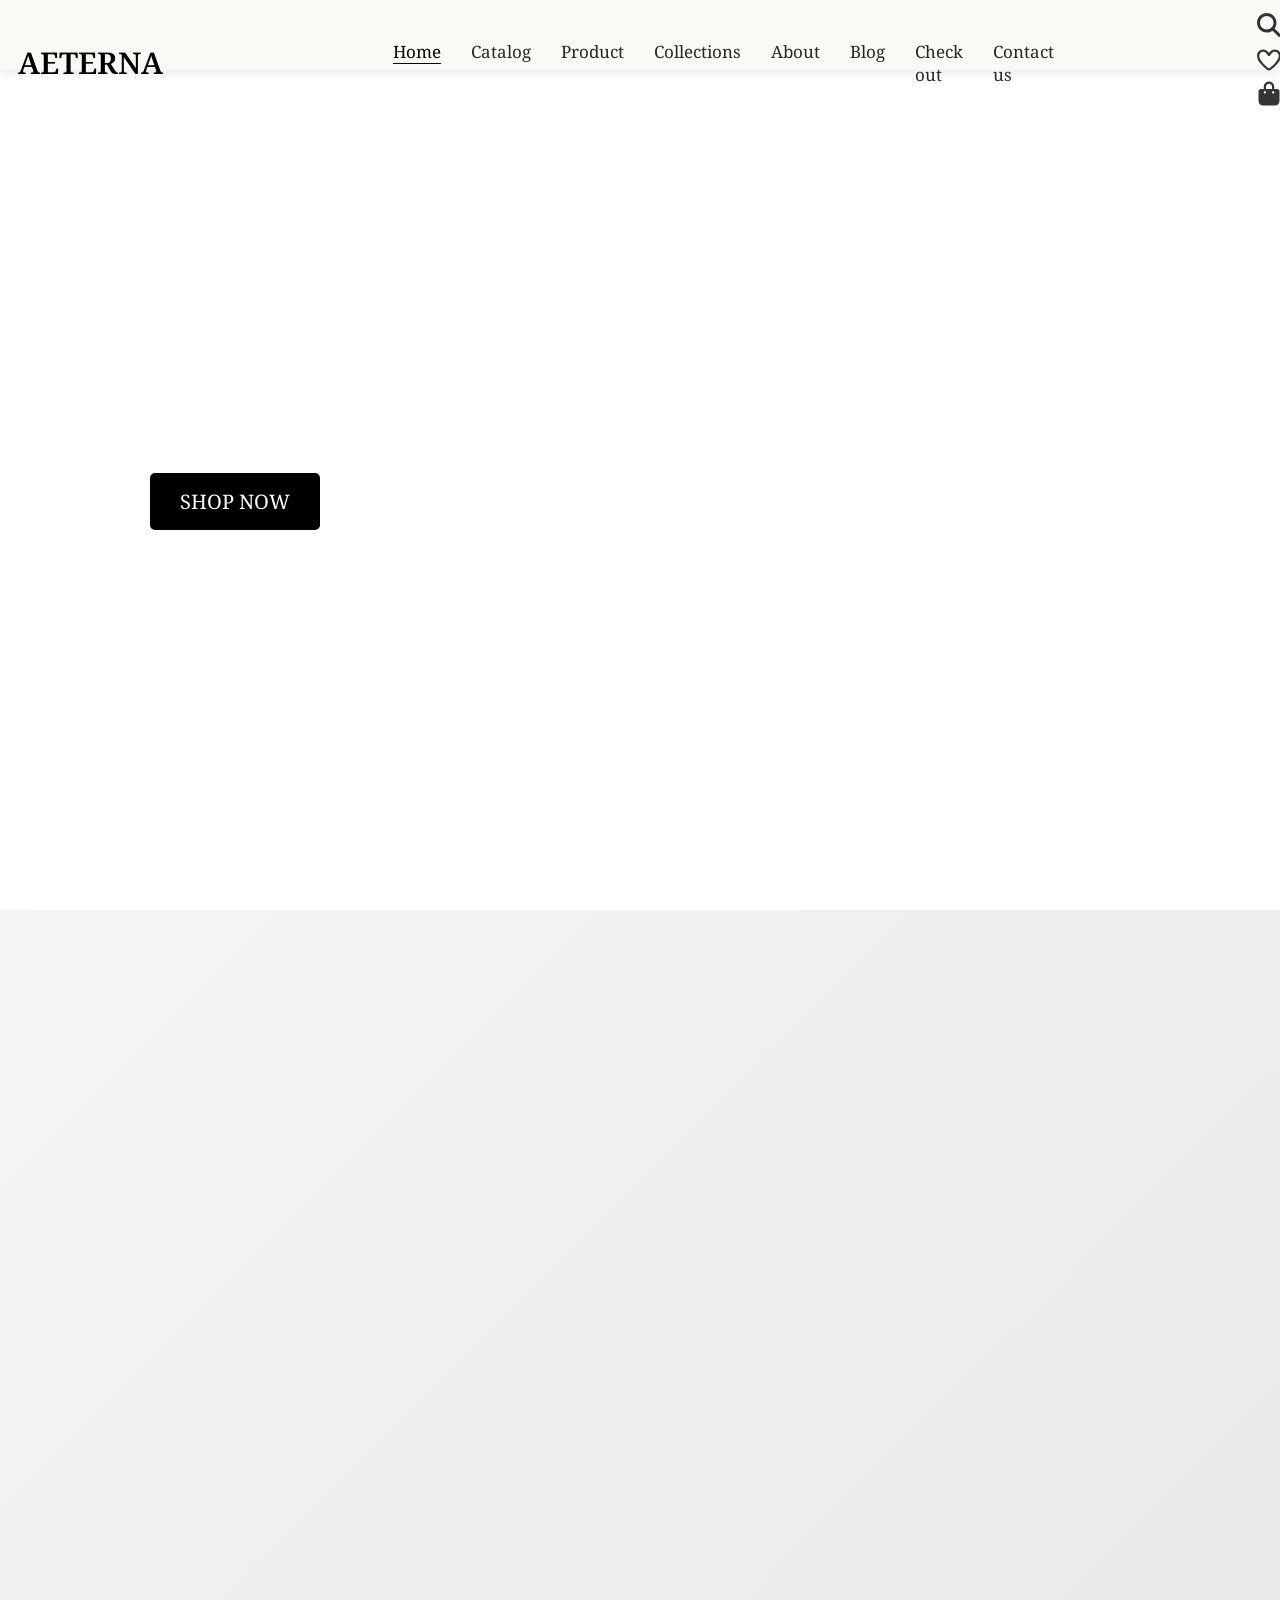
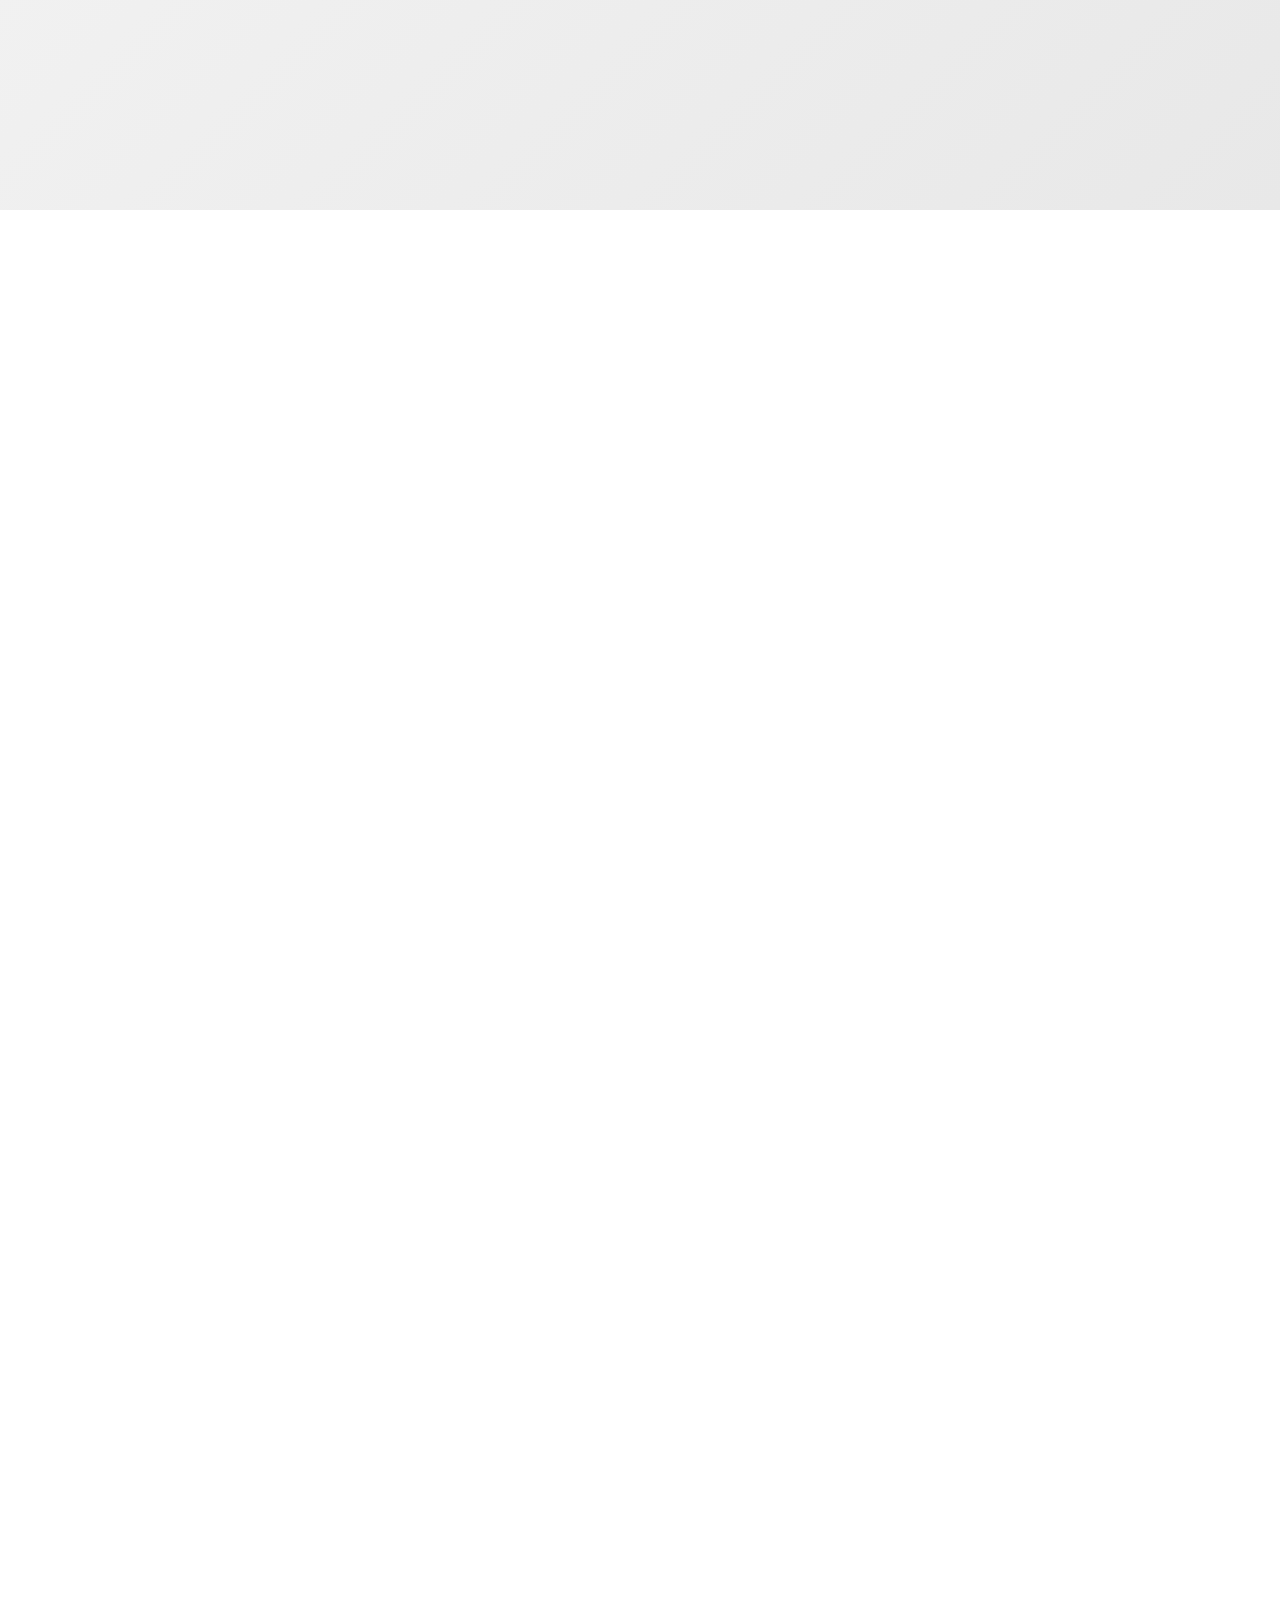
<file: index.html>
<!doctype html>
<html lang="en">
  <head>
    <meta charset="UTF-8" />
    <meta name="viewport" content="width=device-width, initial-scale=1.0" />
    <title>Document</title>
    <link rel="stylesheet" href="./style.css" />
    <link href="https://unpkg.com/aos@2.3.1/dist/aos.css" rel="stylesheet">
  </head>
  <body>
    <header>
      <section class="conteiner1" data-aos="zoom-in">
        <div class="asist1">
          <div class="flex1">
            <div>
              <p class="text1">AETERNA</p>
            </div>

            <div>
              <ul>
                <li><a class="a1" href="./index.html">Home</a></li>
                <li><a href="./index2.html">Catalog</a></li>
                <li><a href="./index3.html">Product</a></li>
                <li><a href="./index4.html">Collections</a></li>
                <li><a href="./index5.html">About</a></li>
                <li><a href="./index6.html">Blog</a></li>
                <li><a href="./index7.html">Check out</a></li>
                <li><a href="./index8.html">Contact us</a></li>
              </ul>
            </div>

            <div>
              <svg
                class="icon1"
                xmlns="http://www.w3.org/2000/svg"
                viewBox="0 0 640 640"
              >
                <!--!Font Awesome Free v7.2.0 by @fontawesome - https://fontawesome.com License - https://fontawesome.com/license/free Copyright 2026 Fonticons, Inc.-->
                <path
                  fill="rgb(52, 52, 52)"
                  d="M480 272C480 317.9 465.1 360.3 440 394.7L566.6 521.4C579.1 533.9 579.1 554.2 566.6 566.7C554.1 579.2 533.8 579.2 521.3 566.7L394.7 440C360.3 465.1 317.9 480 272 480C157.1 480 64 386.9 64 272C64 157.1 157.1 64 272 64C386.9 64 480 157.1 480 272zM272 416C351.5 416 416 351.5 416 272C416 192.5 351.5 128 272 128C192.5 128 128 192.5 128 272C128 351.5 192.5 416 272 416z"
                />
              </svg>
              <svg
                class="icon1"
                xmlns="http://www.w3.org/2000/svg"
                viewBox="0 0 640 640"
              >
                <!--!Font Awesome Free v7.2.0 by @fontawesome - https://fontawesome.com License - https://fontawesome.com/license/free Copyright 2026 Fonticons, Inc.-->
                <path
                  fill="rgb(52, 52, 52)"
                  d="M442.9 144C415.6 144 389.9 157.1 373.9 179.2L339.5 226.8C335 233 327.8 236.7 320.1 236.7C312.4 236.7 305.2 233 300.7 226.8L266.3 179.2C250.3 157.1 224.6 144 197.3 144C150.3 144 112.2 182.1 112.2 229.1C112.2 279 144.2 327.5 180.3 371.4C221.4 421.4 271.7 465.4 306.2 491.7C309.4 494.1 314.1 495.9 320.2 495.9C326.3 495.9 331 494.1 334.2 491.7C368.7 465.4 419 421.3 460.1 371.4C496.3 327.5 528.2 279 528.2 229.1C528.2 182.1 490.1 144 443.1 144zM335 151.1C360 116.5 400.2 96 442.9 96C516.4 96 576 155.6 576 229.1C576 297.7 533.1 358 496.9 401.9C452.8 455.5 399.6 502 363.1 529.8C350.8 539.2 335.6 543.9 320 543.9C304.4 543.9 289.2 539.2 276.9 529.8C240.4 502 187.2 455.5 143.1 402C106.9 358.1 64 297.7 64 229.1C64 155.6 123.6 96 197.1 96C239.8 96 280 116.5 305 151.1L320 171.8L335 151.1z"
                />
              </svg>
              <svg
                class="icon1"
                xmlns="http://www.w3.org/2000/svg"
                viewBox="0 0 640 640"
              >
                <!--!Font Awesome Free v7.2.0 by @fontawesome - https://fontawesome.com License - https://fontawesome.com/license/free Copyright 2026 Fonticons, Inc.-->
                <path
                  fill="rgb(52, 52, 52)"
                  d="M256 144C256 108.7 284.7 80 320 80C355.3 80 384 108.7 384 144L384 192L256 192L256 144zM208 192L144 192C117.5 192 96 213.5 96 240L96 448C96 501 139 544 192 544L448 544C501 544 544 501 544 448L544 240C544 213.5 522.5 192 496 192L432 192L432 144C432 82.1 381.9 32 320 32C258.1 32 208 82.1 208 144L208 192zM232 240C245.3 240 256 250.7 256 264C256 277.3 245.3 288 232 288C218.7 288 208 277.3 208 264C208 250.7 218.7 240 232 240zM384 264C384 250.7 394.7 240 408 240C421.3 240 432 250.7 432 264C432 277.3 421.3 288 408 288C394.7 288 384 277.3 384 264z"
                />
              </svg>
            </div>
          </div>
        </div>
      </section>
    </header>

    <main>
      <section class="conteiner2" data-aos="zoom-in-up">
        <div class="asist2">
          <p class="text2" data-aos="fade-up">Spring / Summer 2024</p>
          <p class="text3" data-aos="fade-up" data-aos-delay="200">New Arrivals</p>
          <button class="btn1" data-aos="fade-up" data-aos-delay="400">SHOP NOW</button>
        </div>
      </section>

      <section class="conteiner3">
        <div class="asist3">
          <p class="text4" data-aos="fade-right">Seasonal Collections</p>

          <div class="flex2">
            <div data-aos="zoom-in">
              <img src="./Container (9).png" alt="" />
            </div>
            <div data-aos="fade-left">
              <img class="img1" src="./Margin.png" alt="" />
              <p class="text5">
                Discover a curated selection of <br />
                pieces designed for effortless <br />
                transitions between seasons.
              </p>
            </div>
          </div>
        </div>
      </section>

      <section class="conteiner4" data-aos="zoom-in">
        <div class="asist4">
          <p class="text6" data-aos="fade-down">Curated Picks</p>
          <p class="text4" data-aos="fade-down" data-aos-delay="100">
            Trending Now <a class="a2" href="">View all items</a>
          </p>
          <div class="flex3">
            <div data-aos="flip-left" data-aos-delay="200">
              <img
                style="margin-top: 60px"
                src="./Background (14).png"
                class="animat"
                alt=""
              />
              <p class="text7">Structured Silk Blouse</p>
              <p class="text8">$420</p>
            </div>

            <div data-aos="flip-left" data-aos-delay="300">
              <img
                class="animat"
                style="margin-top: 60px"
                src="./Background (15).png"
                alt=""
              />
              <p class="text7">Tailored Wool Trousers</p>
              <p class="text8">$920</p>
            </div>

            <div data-aos="flip-left" data-aos-delay="400">
              <img
                class="animat"
                style="margin-top: 60px"
                src="./Background (16).png"
                alt=""
              />
              <p class="text7">Obsidian Leather Belt</p>
              <p class="text8">$120</p>
            </div>

            <div data-aos="flip-left" data-aos-delay="500">
              <img
                class="animat"
                style="margin-top: 60px"
                src="./Background (17).png"
                alt=""
              />
              <p class="text7">Structured Silk Blouse</p>
              <p class="text8">$289</p>
            </div>
          </div>
        </div>
      </section>

      <section class="conteiner5" data-aos="zoom-in">
        <div class="asist5">
          <div class="flex4">
            <div data-aos="slide-right">
              <p class="text6" style="margin-top: 50px">Our Philosophy</p>
              <p class="text4">
                Quiet luxury, crafted for the <br />
                discerning.
              </p>
              <p class="text9">
                AETERNA is built on the foundation of intentional restraint. We
                <br />
                believe that true quality speaks for itself, requiring no overt
                <br />
                branding. Each garment is a study in materiality—sourced from
                <br />
                the world's finest mills and constructed by master artisans who
                <br />
                share our obsession with detail.
              </p>

              <img style="margin-top: 40px" src="./Link.png" alt="" />
            </div>

            <div data-aos="slide-left">
              <img src="./Container (10).png" alt="" />
            </div>
          </div>
        </div>
      </section>
    </main>

    <footer>
      <section class="conteiner6" data-aos="zoom-in">
        <div class="asist6">
          <div class="flex5">
            <div data-aos="fade-up">
              <p class="text10">AETERNA</p>
              <p class="text11">
                Redefining the essence of <br />
                contemporary luxury through <br />
                architectural silhouettes and noble <br />
                materials.
              </p>
            </div>

            <div data-aos="fade-up" data-aos-delay="200">
              <p class="text12">COLLECTION</p>
              <p class="text13">
                Seasonal <br />
                Sustainability <br />
                Philosophy
              </p>
            </div>

            <div data-aos="fade-up" data-aos-delay="300">
              <p class="text12">ASSISTANCE</p>
              <p class="text13">
                Seasonal <br />
                Sustainability <br />
                Philosophy
              </p>
            </div>

            <div data-aos="fade-up" data-aos-delay="400">
              <p class="text12">LEGAL</p>
              <p class="text13">
                Seasonal <br />
                Sustainability <br />
                Philosophy
              </p>
            </div>
          </div>
        </div>
      </section>
    </footer>

    <script src="https://unpkg.com/aos@2.3.1/dist/aos.js"></script>
    <script>
  AOS.init({ disable: 'mobile' });
</script>

  </body>
</html>
</file>
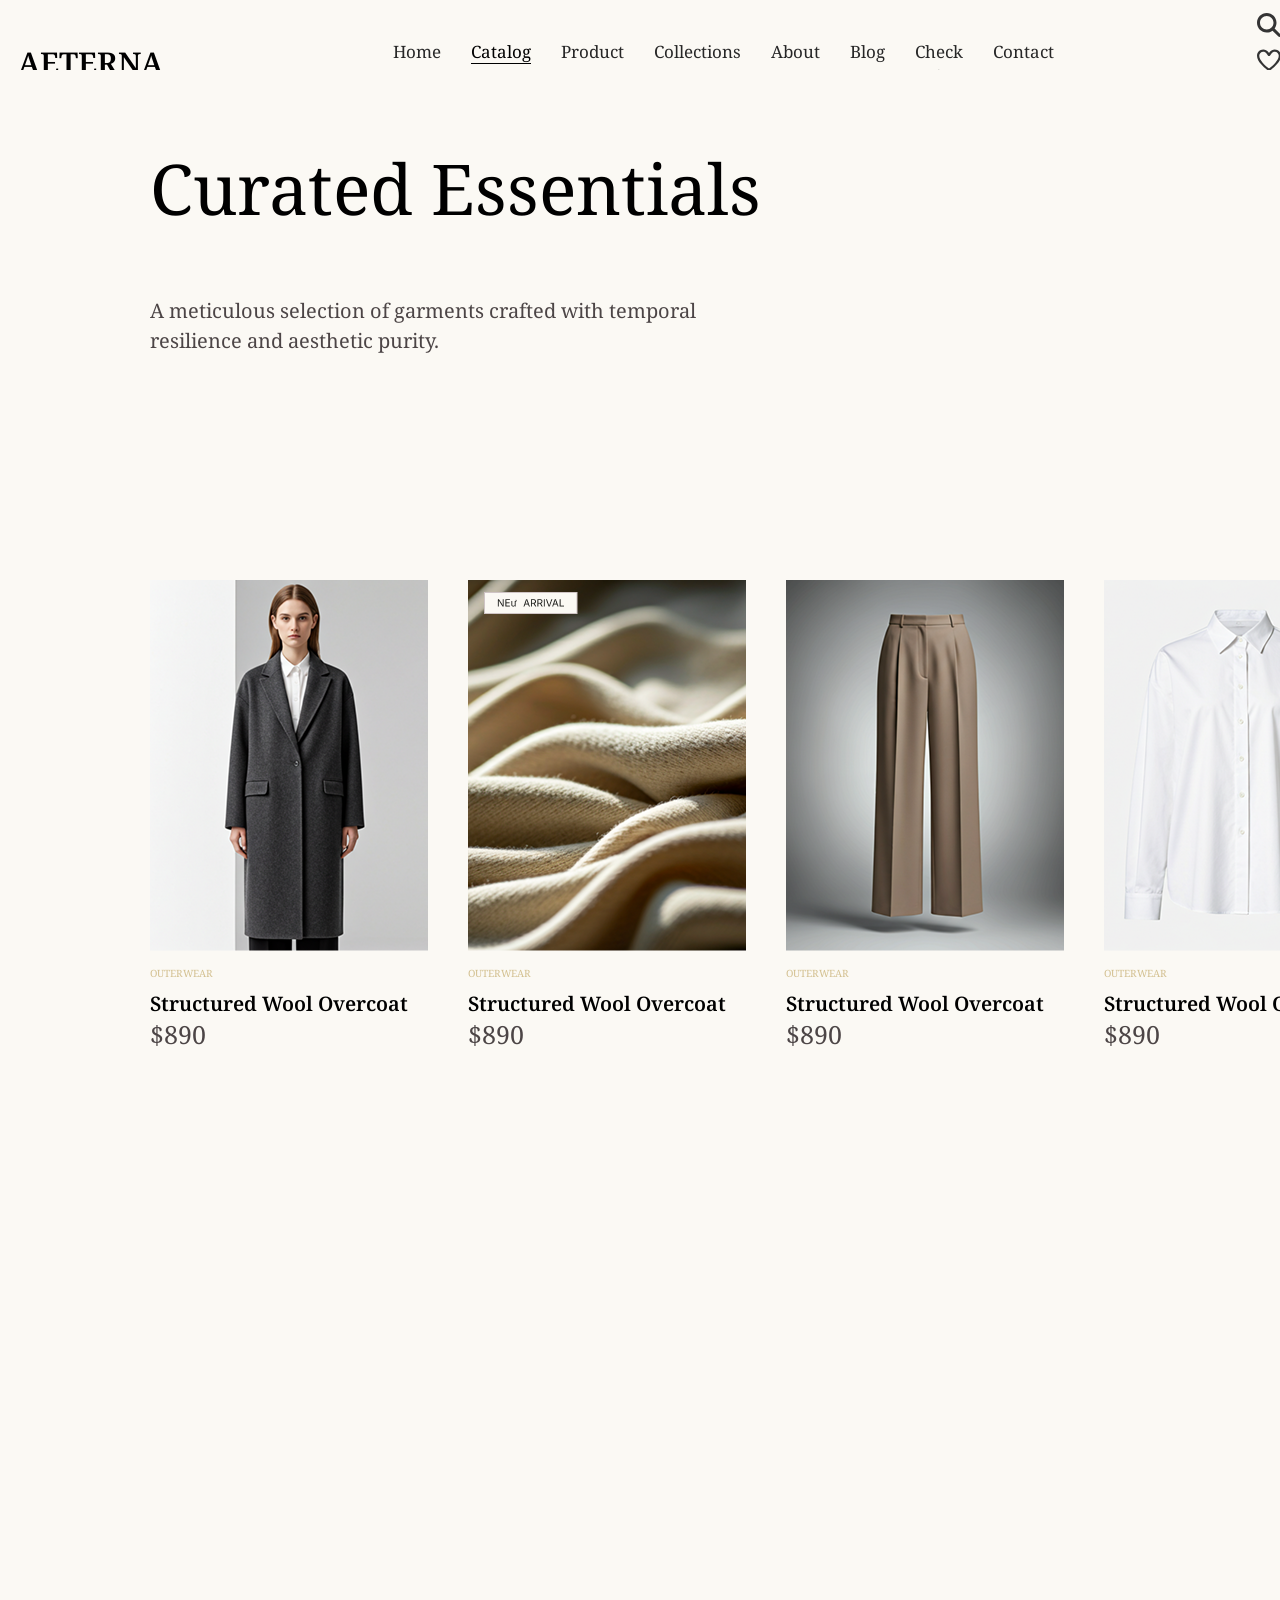
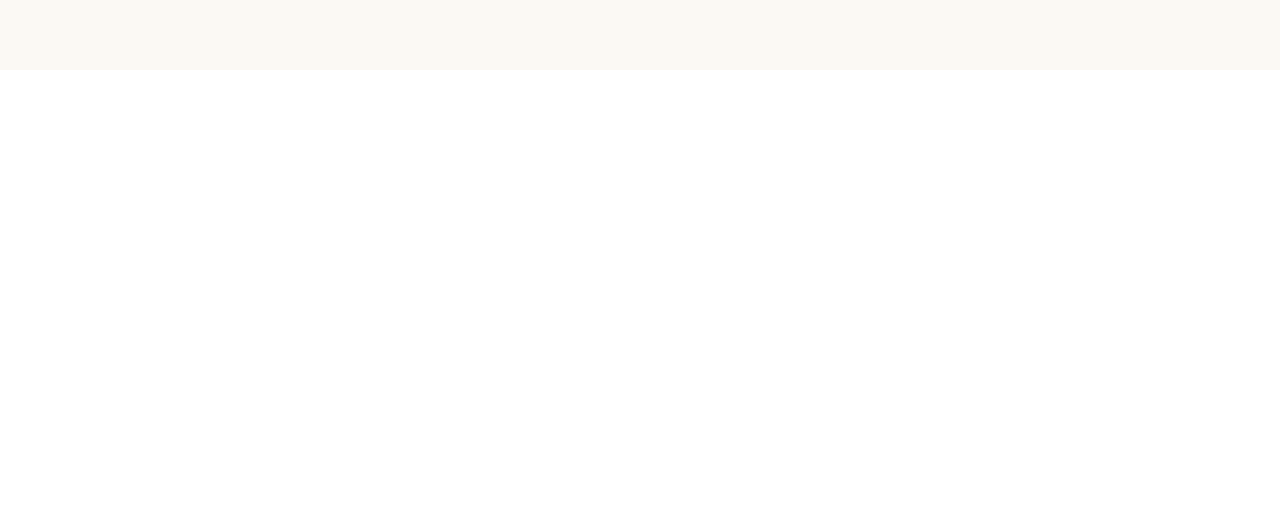
<file: index2.html>
<!doctype html>
<html lang="en">
  <head>
    <meta charset="UTF-8" />
    <meta name="viewport" content="width=device-width, initial-scale=1.0" />
    <title>Document</title>
    <link rel="stylesheet" href="./style2.css" />
    <link href="https://unpkg.com/aos@2.3.1/dist/aos.css" rel="stylesheet">
  </head>
  <body>
    <header>
      <section class="conteiner1" data-aos="flip-up">
        <div class="asist1">
          <div class="flex1">
            <div>
              <p class="text1">AETERNA</p>
            </div>

            <div>
              <ul>
                <li><a href="./index.html">Home</a></li>
                <li><a class="a1" href="./index2.html">Catalog</a></li>
                <li><a href="./index3.html">Product</a></li>
                <li><a href="./index4.html">Collections</a></li>
                <li><a href="./index5.html">About</a></li>
                <li><a href="./index6.html">Blog</a></li>
                <li><a href="./index7.html">Check out</a></li>
                <li><a href="./index8.html">Contact us</a></li>
              </ul>
            </div>

            <div>
              <svg
                class="icon1"
                xmlns="http://www.w3.org/2000/svg"
                viewBox="0 0 640 640"
              >
                <!--!Font Awesome Free v7.2.0 by @fontawesome - https://fontawesome.com License - https://fontawesome.com/license/free Copyright 2026 Fonticons, Inc.-->
                <path
                  fill="rgb(52, 52, 52)"
                  d="M480 272C480 317.9 465.1 360.3 440 394.7L566.6 521.4C579.1 533.9 579.1 554.2 566.6 566.7C554.1 579.2 533.8 579.2 521.3 566.7L394.7 440C360.3 465.1 317.9 480 272 480C157.1 480 64 386.9 64 272C64 157.1 157.1 64 272 64C386.9 64 480 157.1 480 272zM272 416C351.5 416 416 351.5 416 272C416 192.5 351.5 128 272 128C192.5 128 128 192.5 128 272C128 351.5 192.5 416 272 416z"
                />
              </svg>
              <svg
                class="icon1"
                xmlns="http://www.w3.org/2000/svg"
                viewBox="0 0 640 640"
              >
                <!--!Font Awesome Free v7.2.0 by @fontawesome - https://fontawesome.com License - https://fontawesome.com/license/free Copyright 2026 Fonticons, Inc.-->
                <path
                  fill="rgb(52, 52, 52)"
                  d="M442.9 144C415.6 144 389.9 157.1 373.9 179.2L339.5 226.8C335 233 327.8 236.7 320.1 236.7C312.4 236.7 305.2 233 300.7 226.8L266.3 179.2C250.3 157.1 224.6 144 197.3 144C150.3 144 112.2 182.1 112.2 229.1C112.2 279 144.2 327.5 180.3 371.4C221.4 421.4 271.7 465.4 306.2 491.7C309.4 494.1 314.1 495.9 320.2 495.9C326.3 495.9 331 494.1 334.2 491.7C368.7 465.4 419 421.3 460.1 371.4C496.3 327.5 528.2 279 528.2 229.1C528.2 182.1 490.1 144 443.1 144zM335 151.1C360 116.5 400.2 96 442.9 96C516.4 96 576 155.6 576 229.1C576 297.7 533.1 358 496.9 401.9C452.8 455.5 399.6 502 363.1 529.8C350.8 539.2 335.6 543.9 320 543.9C304.4 543.9 289.2 539.2 276.9 529.8C240.4 502 187.2 455.5 143.1 402C106.9 358.1 64 297.7 64 229.1C64 155.6 123.6 96 197.1 96C239.8 96 280 116.5 305 151.1L320 171.8L335 151.1z"
                />
              </svg>
              <svg
                class="icon1"
                xmlns="http://www.w3.org/2000/svg"
                viewBox="0 0 640 640"
              >
                <!--!Font Awesome Free v7.2.0 by @fontawesome - https://fontawesome.com License - https://fontawesome.com/license/free Copyright 2026 Fonticons, Inc.-->
                <path
                  fill="rgb(52, 52, 52)"
                  d="M256 144C256 108.7 284.7 80 320 80C355.3 80 384 108.7 384 144L384 192L256 192L256 144zM208 192L144 192C117.5 192 96 213.5 96 240L96 448C96 501 139 544 192 544L448 544C501 544 544 501 544 448L544 240C544 213.5 522.5 192 496 192L432 192L432 144C432 82.1 381.9 32 320 32C258.1 32 208 82.1 208 144L208 192zM232 240C245.3 240 256 250.7 256 264C256 277.3 245.3 288 232 288C218.7 288 208 277.3 208 264C208 250.7 218.7 240 232 240zM384 264C384 250.7 394.7 240 408 240C421.3 240 432 250.7 432 264C432 277.3 421.3 288 408 288C394.7 288 384 277.3 384 264z"
                />
              </svg>
            </div>
          </div>
        </div>
      </section>
    </header>

    <main>
      <section class="conteiner2" data-aos="flip-up">
        <div class="asist2">
          <p class="text2" data-aos="fade-up">Curated Essentials</p>
          <p class="text3" data-aos="fade-up" data-aos-delay="200">
            A meticulous selection of garments crafted with temporal <br />
            resilience and aesthetic purity.
          </p>
        </div>
      </section>

      <section class="conteiner3" data-aos="flip-up">
        <div class="asist3">
          <div class="flex3">
            <div data-aos="flip-left" data-aos-delay="100">
              <img src="./Container (13).png" alt="" />
              <p class="text14">OUTERWEAR</p>
              <p class="text15">Structured Wool Overcoat</p>
              <p class="text16">$890</p>
            </div>

            <div data-aos="flip-left" data-aos-delay="200">
              <img src="./Container (14).png" alt="" />
              <p class="text14">OUTERWEAR</p>
              <p class="text15">Structured Wool Overcoat</p>
              <p class="text16">$890</p>
            </div>

            <div data-aos="flip-left" data-aos-delay="300">
              <img src="./Container (15).png" alt="" />
              <p class="text14">OUTERWEAR</p>
              <p class="text15">Structured Wool Overcoat</p>
              <p class="text16">$890</p>
            </div>

            <div data-aos="flip-left" data-aos-delay="400">
              <img src="./Container (16).png" alt="" />
              <p class="text14">OUTERWEAR</p>
              <p class="text15">Structured Wool Overcoat</p>
              <p class="text16">$890</p>
            </div>

            <div data-aos="flip-left" data-aos-delay="500">
              <img src="./Container (17).png" alt="" />
              <p class="text14">OUTERWEAR</p>
              <p class="text15">Structured Wool Overcoat</p>
              <p class="text16">$890</p>
            </div>

            <div data-aos="flip-left" data-aos-delay="600">
              <img src="./Container (13).png" alt="" />
              <p class="text14">OUTERWEAR</p>
              <p class="text15">Structured Wool Overcoat</p>
              <p class="text16">$890</p>
            </div>

            <div data-aos="flip-left" data-aos-delay="700">
              <img src="./Container (14).png" alt="" />
              <p class="text14">OUTERWEAR</p>
              <p class="text15">Structured Wool Overcoat</p>
              <p class="text16">$890</p>
            </div>

            <div data-aos="flip-left" data-aos-delay="800">
              <img src="./Container (15).png" alt="" />
              <p class="text14">OUTERWEAR</p>
              <p class="text15">Structured Wool Overcoat</p>
              <p class="text16">$890</p>
            </div>

            <div data-aos="flip-left" data-aos-delay="900">
              <img src="./Container (16).png" alt="" />
              <p class="text14">OUTERWEAR</p>
              <p class="text15">Structured Wool Overcoat</p>
              <p class="text16">$890</p>
            </div>

            <div data-aos="flip-left" data-aos-delay="1000">
              <img src="./Container (17).png" alt="" />
              <p class="text14">OUTERWEAR</p>
              <p class="text15">Structured Wool Overcoat</p>
              <p class="text16">$890</p>
            </div>
          </div>

          <div class="flex3">
            <div data-aos="flip-left" data-aos-delay="1100">
              <img src="./Container (13).png" alt="" />
              <p class="text14">OUTERWEAR</p>
              <p class="text15">Structured Wool Overcoat</p>
              <p class="text16">$890</p>
            </div>

            <div data-aos="flip-left" data-aos-delay="1200">
              <img src="./Container (14).png" alt="" />
              <p class="text14">OUTERWEAR</p>
              <p class="text15">Structured Wool Overcoat</p>
              <p class="text16">$890</p>
            </div>

            <div data-aos="flip-left" data-aos-delay="1300">
              <img src="./Container (15).png" alt="" />
              <p class="text14">OUTERWEAR</p>
              <p class="text15">Structured Wool Overcoat</p>
              <p class="text16">$890</p>
            </div>

            <div data-aos="flip-left" data-aos-delay="1400">
              <img src="./Container (16).png" alt="" />
              <p class="text14">OUTERWEAR</p>
              <p class="text15">Structured Wool Overcoat</p>
              <p class="text16">$890</p>
            </div>

            <div data-aos="flip-left" data-aos-delay="1500">
              <img src="./Container (17).png" alt="" />
              <p class="text14">OUTERWEAR</p>
              <p class="text15">Structured Wool Overcoat</p>
              <p class="text16">$890</p>
            </div>

            <div data-aos="flip-left" data-aos-delay="1600">
              <img src="./Container (13).png" alt="" />
              <p class="text14">OUTERWEAR</p>
              <p class="text15">Structured Wool Overcoat</p>
              <p class="text16">$890</p>
            </div>

            <div data-aos="flip-left" data-aos-delay="1700">
              <img src="./Container (14).png" alt="" />
              <p class="text14">OUTERWEAR</p>
              <p class="text15">Structured Wool Overcoat</p>
              <p class="text16">$890</p>
            </div>

            <div data-aos="flip-left" data-aos-delay="1800">
              <img src="./Container (15).png" alt="" />
              <p class="text14">OUTERWEAR</p>
              <p class="text15">Structured Wool Overcoat</p>
              <p class="text16">$890</p>
            </div>

            <div data-aos="flip-left" data-aos-delay="1900">
              <img src="./Container (16).png" alt="" />
              <p class="text14">OUTERWEAR</p>
              <p class="text15">Structured Wool Overcoat</p>
              <p class="text16">$890</p>
            </div>

            <div data-aos="flip-left" data-aos-delay="2000">
              <img src="./Container (17).png" alt="" />
              <p class="text14">OUTERWEAR</p>
              <p class="text15">Structured Wool Overcoat</p>
              <p class="text16">$890</p>
            </div>
          </div>
        </div>
      </section>
    </main>

    <footer>
      <section class="conteiner6" data-aos="flip-up">
        <div class="asist6">
          <div class="flex5">
            <div data-aos="fade-up">
              <p class="text10">AETERNA</p>
              <p class="text11">
                Redefining the essence of <br />
                contemporary luxury through <br />
                architectural silhouettes and noble <br />
                materials.
              </p>
            </div>

            <div data-aos="fade-up" data-aos-delay="200">
              <p class="text12">COLLECTION</p>
              <p class="text13">
                Seasonal <br />
                Sustainability <br />
                Philosophy
              </p>
            </div>

            <div data-aos="fade-up" data-aos-delay="300">
              <p class="text12">ASSISTANCE</p>
              <p class="text13">
                Seasonal <br />
                Sustainability <br />
                Philosophy
              </p>
            </div>

            <div data-aos="fade-up" data-aos-delay="400">
              <p class="text12">LEGAL</p>
              <p class="text13">
                Seasonal <br />
                Sustainability <br />
                Philosophy
              </p>
            </div>
          </div>
        </div>
      </section>
    </footer>
     <script src="https://unpkg.com/aos@2.3.1/dist/aos.js"></script>
    <script>
  AOS.init({ disable: 'mobile' });
</script>
  </body>
</html>
</file>
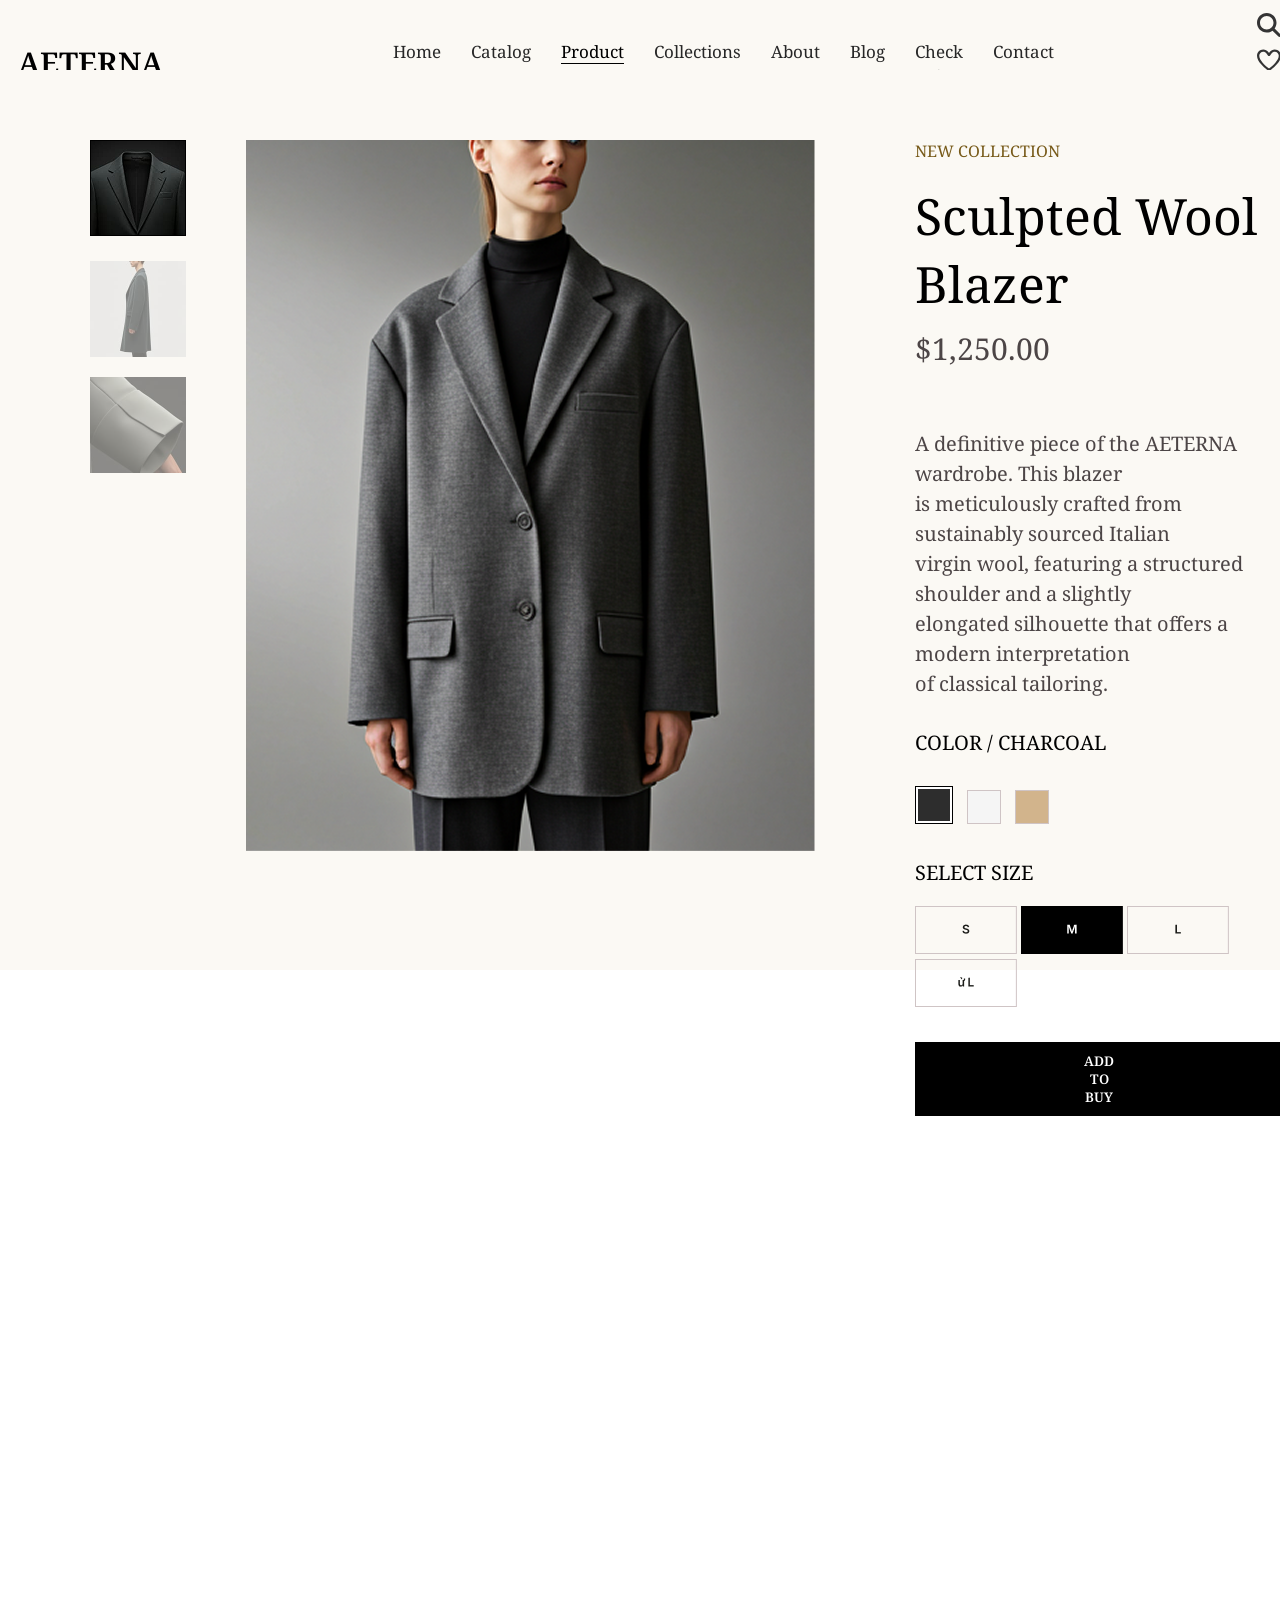
<file: index3.html>
<!doctype html>
<html lang="en">
  <head>
    <meta charset="UTF-8" />
    <meta name="viewport" content="width=device-width, initial-scale=1.0" />
    <title>Document</title>
    <link href="https://unpkg.com/aos@2.3.1/dist/aos.css" rel="stylesheet">
    <link rel="stylesheet" href="./style3.css" />
  </head>
  <body>
    <header>
      <section class="conteiner1" data-aos="flip-left">
        <div class="asist1">
          <div class="flex1">
            <div>
              <p class="text1">AETERNA</p>
            </div>

            <div>
              <ul>
                <li><a href="./index.html">Home</a></li>
                <li><a href="./index2.html">Catalog</a></li>
                <li><a class="a1" href="./index3.html">Product</a></li>
                <li><a href="./index4.html">Collections</a></li>
                <li><a href="./index5.html">About</a></li>
                <li><a href="./index6.html">Blog</a></li>
                <li><a href="./index7.html">Check out</a></li>
                <li><a href="./index8.html">Contact us</a></li>
              </ul>
            </div>

            <div>
              <svg
                class="icon1"
                xmlns="http://www.w3.org/2000/svg"
                viewBox="0 0 640 640"
              >
                <!--!Font Awesome Free v7.2.0 by @fontawesome - https://fontawesome.com License - https://fontawesome.com/license/free Copyright 2026 Fonticons, Inc.-->
                <path
                  fill="rgb(52, 52, 52)"
                  d="M480 272C480 317.9 465.1 360.3 440 394.7L566.6 521.4C579.1 533.9 579.1 554.2 566.6 566.7C554.1 579.2 533.8 579.2 521.3 566.7L394.7 440C360.3 465.1 317.9 480 272 480C157.1 480 64 386.9 64 272C64 157.1 157.1 64 272 64C386.9 64 480 157.1 480 272zM272 416C351.5 416 416 351.5 416 272C416 192.5 351.5 128 272 128C192.5 128 128 192.5 128 272C128 351.5 192.5 416 272 416z"
                />
              </svg>
              <svg
                class="icon1"
                xmlns="http://www.w3.org/2000/svg"
                viewBox="0 0 640 640"
              >
                <!--!Font Awesome Free v7.2.0 by @fontawesome - https://fontawesome.com License - https://fontawesome.com/license/free Copyright 2026 Fonticons, Inc.-->
                <path
                  fill="rgb(52, 52, 52)"
                  d="M442.9 144C415.6 144 389.9 157.1 373.9 179.2L339.5 226.8C335 233 327.8 236.7 320.1 236.7C312.4 236.7 305.2 233 300.7 226.8L266.3 179.2C250.3 157.1 224.6 144 197.3 144C150.3 144 112.2 182.1 112.2 229.1C112.2 279 144.2 327.5 180.3 371.4C221.4 421.4 271.7 465.4 306.2 491.7C309.4 494.1 314.1 495.9 320.2 495.9C326.3 495.9 331 494.1 334.2 491.7C368.7 465.4 419 421.3 460.1 371.4C496.3 327.5 528.2 279 528.2 229.1C528.2 182.1 490.1 144 443.1 144zM335 151.1C360 116.5 400.2 96 442.9 96C516.4 96 576 155.6 576 229.1C576 297.7 533.1 358 496.9 401.9C452.8 455.5 399.6 502 363.1 529.8C350.8 539.2 335.6 543.9 320 543.9C304.4 543.9 289.2 539.2 276.9 529.8C240.4 502 187.2 455.5 143.1 402C106.9 358.1 64 297.7 64 229.1C64 155.6 123.6 96 197.1 96C239.8 96 280 116.5 305 151.1L320 171.8L335 151.1z"
                />
              </svg>
              <svg
                class="icon1"
                xmlns="http://www.w3.org/2000/svg"
                viewBox="0 0 640 640"
              >
                <!--!Font Awesome Free v7.2.0 by @fontawesome - https://fontawesome.com License - https://fontawesome.com/license/free Copyright 2026 Fonticons, Inc.-->
                <path
                  fill="rgb(52, 52, 52)"
                  d="M256 144C256 108.7 284.7 80 320 80C355.3 80 384 108.7 384 144L384 192L256 192L256 144zM208 192L144 192C117.5 192 96 213.5 96 240L96 448C96 501 139 544 192 544L448 544C501 544 544 501 544 448L544 240C544 213.5 522.5 192 496 192L432 192L432 144C432 82.1 381.9 32 320 32C258.1 32 208 82.1 208 144L208 192zM232 240C245.3 240 256 250.7 256 264C256 277.3 245.3 288 232 288C218.7 288 208 277.3 208 264C208 250.7 218.7 240 232 240zM384 264C384 250.7 394.7 240 408 240C421.3 240 432 250.7 432 264C432 277.3 421.3 288 408 288C394.7 288 384 277.3 384 264z"
                />
              </svg>
            </div>
          </div>
        </div>
      </section>
    </header>

    <main>
      <section class="conteiner2" data-aos="flip-left">
        <div class="asist2">
          <div class="flex2">
            <div class="flex3">
              <div>
                <img src="./Border.png" alt="" />
                <img
                  class="img1"
                  style="display: block"
                  src="./Container (18).png"
                  alt=""
                />
                <img class="img1" src="./Container (19).png" alt="" />
              </div>

              <div>
                <img src="./Background (18).png" alt="" />
              </div>
            </div>

            <div>
              <p class="text2">NEW COLLECTION</p>
              <p class="text3">Sculpted Wool Blazer</p>
              <p class="text4">$1,250.00</p>
              <p class="text5">
                A definitive piece of the AETERNA wardrobe. This blazer <br />
                is meticulously crafted from sustainably sourced Italian <br />
                virgin wool, featuring a structured shoulder and a slightly
                <br />
                elongated silhouette that offers a modern interpretation <br />
                of classical tailoring.
              </p>

              <p class="text6">COLOR / CHARCOAL</p>
              <div style="margin-top: 30px">
                <img src="./Button.png" alt="" />
                <img class="img3" src="./Button (1).png" alt="" />
                <img src="./Button (2).png" alt="" />
              </div>

              <p class="text6">SELECT SIZE</p>

              <div style="margin-top: 20px">
                <img src="./Button (3).png" alt="" />
                <img src="./Button (4).png" alt="" />
                <img src="./Button (5).png" alt="" />
                <img src="./Button (6).png" alt="" />
              </div>
              <button class="btn1">ADD TO BUY</button>
            </div>
          </div>
        </div>
      </section>

      <section class="conteiner3" data-aos="flip-left">
        <div class="asist3">
          <p class="text7">Verified Reviews</p>
          <p class="text8">
            <img style="margin-top: 5px" src="./Container (20).png" alt="" />
            4.9 (124 reviews)
          </p>

          <div class="flex4">
            <div class="knop2">
              <p>ELENA K.<span class="text9">March 12</span></p>
              <p class="text101">
                "The silhouette is perfection. It's rare to <br />
                find a piece that feels both architectural <br />
                and effortless. The wool quality is <br />
                exceptional."
              </p>
            </div>

            <div class="knop2">
              <p>ELENA K.<span class="text9">March 12</span></p>
              <p class="text101">
                "The silhouette is perfection. It's rare to <br />
                find a piece that feels both architectural <br />
                and effortless. The wool quality is <br />
                exceptional."
              </p>
            </div>

            <div class="knop2">
              <p>ELENA K.<span class="text9">March 12</span></p>
              <p class="text101">
                "The silhouette is perfection. It's rare to <br />
                find a piece that feels both architectural <br />
                and effortless. The wool quality is <br />
                exceptional."
              </p>
            </div>
          </div>

          <p class="text111">Complete the Look</p>

          <div class="flex50">
            <div style="margin-top: 40px">
              <img src="./Background (19).png" alt="" />
              <p class="text121">WIDE-LEG TROSERS</p>
              <p class="text131">$650.00</p>
            </div>

            <div style="margin-top: 40px">
              <img src="./Background (20).png" alt="" />
              <p class="text121">GRAND NOTE</p>
              <p class="text131">$650.00</p>
            </div>

            <div style="margin-top: 40px">
              <img src="./Background (21).png" alt="" />
              <p class="text121">BLUSKA</p>
              <p class="text131">$650.00</p>
            </div>

            <div style="margin-top: 40px">
              <img src="./Background (22).png" alt="" />
              <p class="text121">GUDI</p>
              <p class="text131">$650.00</p>
            </div>
          </div>
        </div>
      </section>
    </main>

    <footer>
      <section class="conteiner6" data-aos="flip-left">
        <div class="asist6">
          <div class="flex5">
            <div>
              <p class="text10">AETERNA</p>
              <p class="text11">
                Redefining the essence of <br />
                contemporary luxury through <br />
                architectural silhouettes and noble <br />
                materials.
              </p>
            </div>

            <div>
              <p class="text12">COLLECTION</p>
              <p class="text13">
                Seasonal <br />
                Sustainability <br />
                Philosophy
              </p>
            </div>

            <div>
              <p class="text12">ASSISTANCE</p>
              <p class="text13">
                Seasonal <br />
                Sustainability <br />
                Philosophy
              </p>
            </div>

            <div>
              <p class="text12">LEGAL</p>
              <p class="text13">
                Seasonal <br />
                Sustainability <br />
                Philosophy
              </p>
            </div>
          </div>
        </div>
      </section>
    </footer>

     <script src="https://unpkg.com/aos@2.3.1/dist/aos.js"></script>
    <script>
  AOS.init();
</script>
  </body>
</html>
</file>
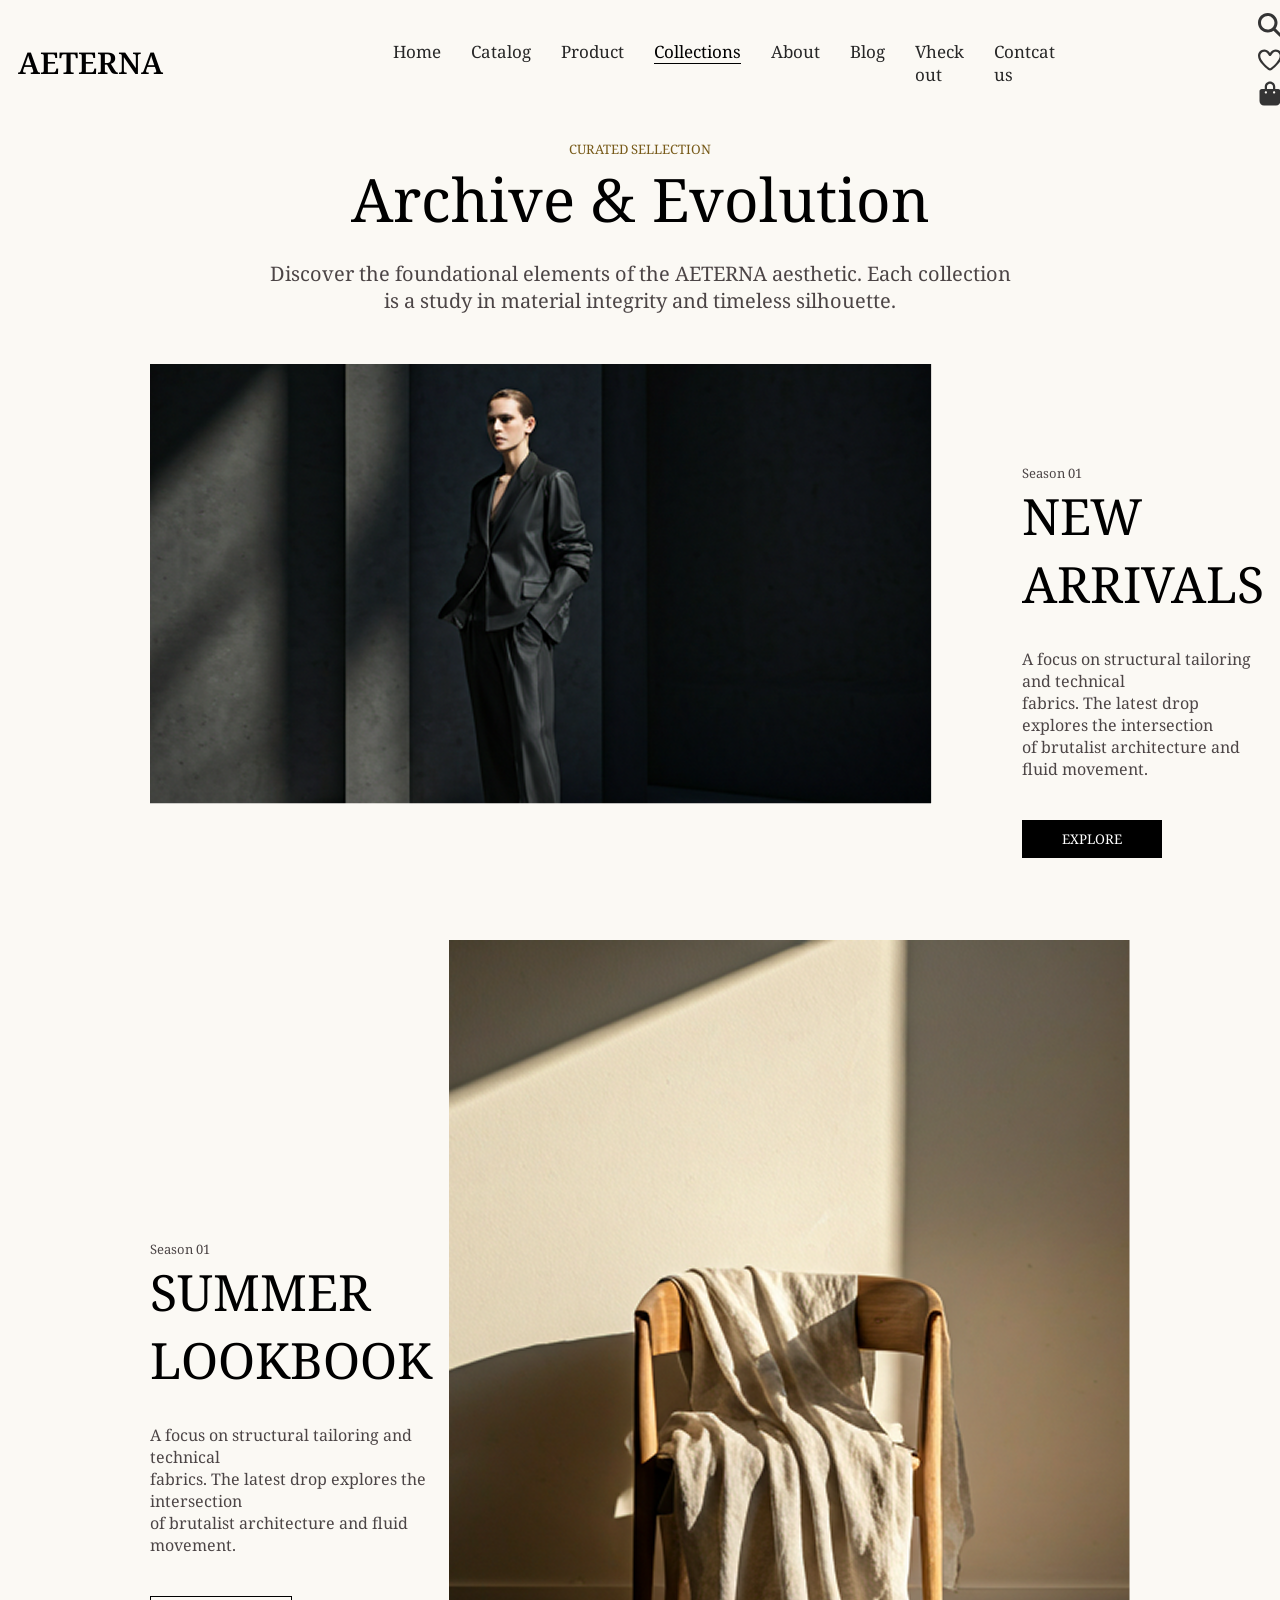
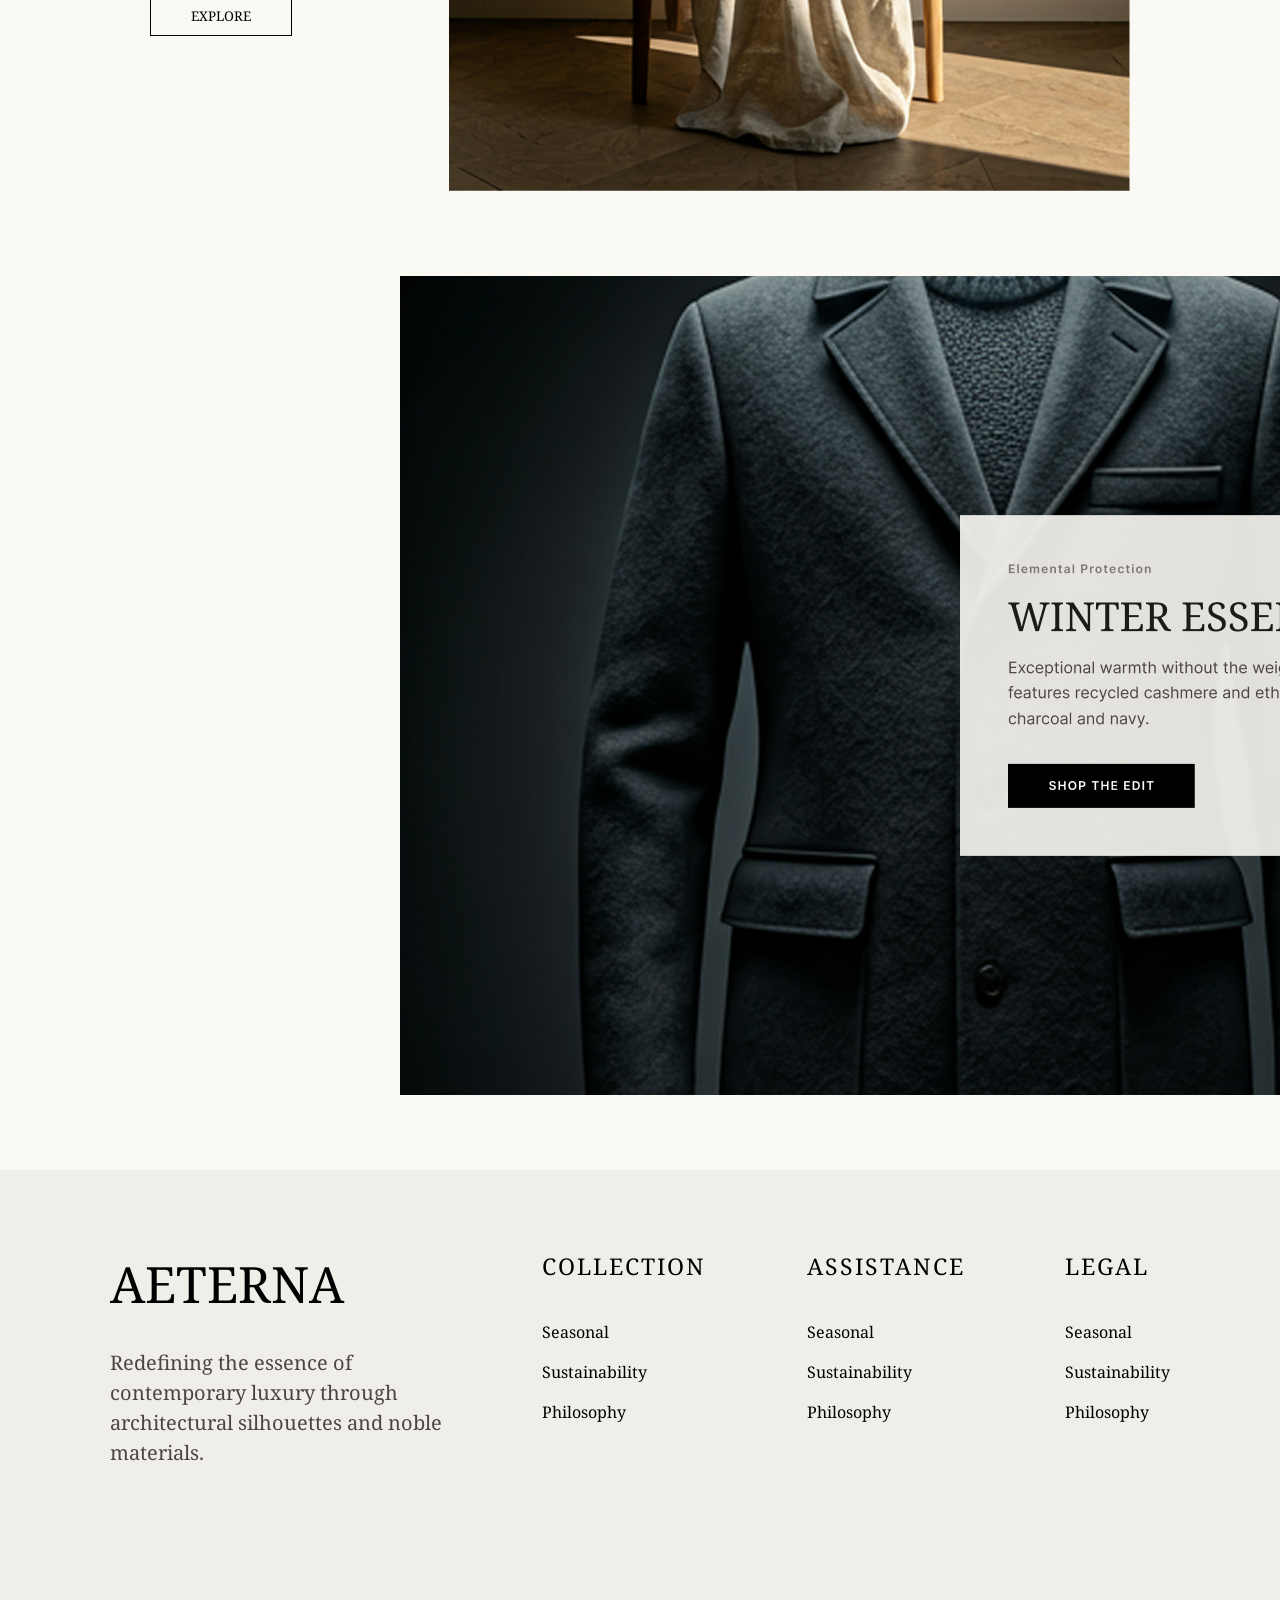
<file: index4.html>
<!doctype html>
<html lang="en">
  <head>
    <meta charset="UTF-8" />
    <meta name="viewport" content="width=device-width, initial-scale=1.0" />
    <title>Document</title>
    <link rel="stylesheet" href="./style4.css" />
  </head>
  <body>
    <header>
      <section class="conteiner1">
        <div class="asist1">
          <div class="flex1">
            <div>
              <p class="text1">AETERNA</p>
            </div>

            <div>
              <ul>
                <li><a href="./index.html">Home</a></li>
                <li><a href="./index2.html">Catalog</a></li>
                <li><a href="./index3.html">Product</a></li>
                <li><a class="a1" href="./index4.html">Collections</a></li>
                <li><a href="./index5.html">About</a></li>
                <li><a href="./index6.html">Blog</a></li>
                <li><a href="./index7.html">Vheck out</a></li>
                <li><a href="./index8.html">Contcat us</a></li>
              </ul>
            </div>

            <div>
              <svg
                class="icon1"
                xmlns="http://www.w3.org/2000/svg"
                viewBox="0 0 640 640"
              >
                <!--!Font Awesome Free v7.2.0 by @fontawesome - https://fontawesome.com License - https://fontawesome.com/license/free Copyright 2026 Fonticons, Inc.-->
                <path
                  fill="rgb(52, 52, 52)"
                  d="M480 272C480 317.9 465.1 360.3 440 394.7L566.6 521.4C579.1 533.9 579.1 554.2 566.6 566.7C554.1 579.2 533.8 579.2 521.3 566.7L394.7 440C360.3 465.1 317.9 480 272 480C157.1 480 64 386.9 64 272C64 157.1 157.1 64 272 64C386.9 64 480 157.1 480 272zM272 416C351.5 416 416 351.5 416 272C416 192.5 351.5 128 272 128C192.5 128 128 192.5 128 272C128 351.5 192.5 416 272 416z"
                />
              </svg>
              <svg
                class="icon1"
                xmlns="http://www.w3.org/2000/svg"
                viewBox="0 0 640 640"
              >
                <!--!Font Awesome Free v7.2.0 by @fontawesome - https://fontawesome.com License - https://fontawesome.com/license/free Copyright 2026 Fonticons, Inc.-->
                <path
                  fill="rgb(52, 52, 52)"
                  d="M442.9 144C415.6 144 389.9 157.1 373.9 179.2L339.5 226.8C335 233 327.8 236.7 320.1 236.7C312.4 236.7 305.2 233 300.7 226.8L266.3 179.2C250.3 157.1 224.6 144 197.3 144C150.3 144 112.2 182.1 112.2 229.1C112.2 279 144.2 327.5 180.3 371.4C221.4 421.4 271.7 465.4 306.2 491.7C309.4 494.1 314.1 495.9 320.2 495.9C326.3 495.9 331 494.1 334.2 491.7C368.7 465.4 419 421.3 460.1 371.4C496.3 327.5 528.2 279 528.2 229.1C528.2 182.1 490.1 144 443.1 144zM335 151.1C360 116.5 400.2 96 442.9 96C516.4 96 576 155.6 576 229.1C576 297.7 533.1 358 496.9 401.9C452.8 455.5 399.6 502 363.1 529.8C350.8 539.2 335.6 543.9 320 543.9C304.4 543.9 289.2 539.2 276.9 529.8C240.4 502 187.2 455.5 143.1 402C106.9 358.1 64 297.7 64 229.1C64 155.6 123.6 96 197.1 96C239.8 96 280 116.5 305 151.1L320 171.8L335 151.1z"
                />
              </svg>
              <svg
                class="icon1"
                xmlns="http://www.w3.org/2000/svg"
                viewBox="0 0 640 640"
              >
                <!--!Font Awesome Free v7.2.0 by @fontawesome - https://fontawesome.com License - https://fontawesome.com/license/free Copyright 2026 Fonticons, Inc.-->
                <path
                  fill="rgb(52, 52, 52)"
                  d="M256 144C256 108.7 284.7 80 320 80C355.3 80 384 108.7 384 144L384 192L256 192L256 144zM208 192L144 192C117.5 192 96 213.5 96 240L96 448C96 501 139 544 192 544L448 544C501 544 544 501 544 448L544 240C544 213.5 522.5 192 496 192L432 192L432 144C432 82.1 381.9 32 320 32C258.1 32 208 82.1 208 144L208 192zM232 240C245.3 240 256 250.7 256 264C256 277.3 245.3 288 232 288C218.7 288 208 277.3 208 264C208 250.7 218.7 240 232 240zM384 264C384 250.7 394.7 240 408 240C421.3 240 432 250.7 432 264C432 277.3 421.3 288 408 288C394.7 288 384 277.3 384 264z"
                />
              </svg>
            </div>
          </div>
        </div>
      </section>
    </header>

    <main>
      <section class="conteiner2">
        <div class="asist2">
          <p class="text2">CURATED SELLECTION</p>
          <p class="text3">Archive & Evolution</p>
          <p class="text4">
            Discover the foundational elements of the AETERNA aesthetic. Each
            collection <br />
            is a study in material integrity and timeless silhouette.
          </p>

          <div class="flex2">
            <div>
              <img src="./Container (21).png" alt="" />
            </div>

            <div>
              <p class="text5">Season 01</p>
              <p class="text6">NEW ARRIVALS</p>
              <p class="text7">
                A focus on structural tailoring and technical <br />
                fabrics. The latest drop explores the intersection <br />
                of brutalist architecture and fluid movement.
              </p>

              <button class="btn2">EXPLORE</button>
            </div>
          </div>
        </div>
      </section>

      <section class="conteiner3">
        <div class="asist3">
             <div class="flex3">
            

            <div>
              <p class="text5" style="margin-top: 300px;">Season 01</p>
              <p class="text6">SUMMER <br> LOOKBOOK</p>
              <p class="text7">
                A focus on structural tailoring and technical <br />
                fabrics. The latest drop explores the intersection <br />
                of brutalist architecture and fluid movement.
              </p>

              <button class="btn3">EXPLORE</button>
            </div>


            <div>
              <img src="./Container (22).png" alt="" />
            </div>

        </div>
        <img class="none1" style="margin-left: 250px; margin-top: 80px;" src="./img.png" alt="">
        </div>
      </section>
    </main>


     <footer>
      <section class="conteiner6">
        <div class="asist6">
          <div class="flex5">
            <div>
              <p class="text10">AETERNA</p>
              <p class="text11">
                Redefining the essence of <br />
                contemporary luxury through <br />
                architectural silhouettes and noble <br />
                materials.
              </p>
            </div>

            <div>
              <p class="text12">COLLECTION</p>
              <p class="text13">Seasonal <br> Sustainability <br> Philosophy</p>
            </div>

             <div>
              <p class="text12">ASSISTANCE</p>
              <p class="text13">Seasonal <br> Sustainability <br> Philosophy</p>
            </div>

             <div>
              <p class="text12">LEGAL</p>
              <p class="text13">Seasonal <br> Sustainability <br> Philosophy</p>
            </div>
          </div>
        </div>
      </section>
    </footer>
  </body>
</html>
</file>
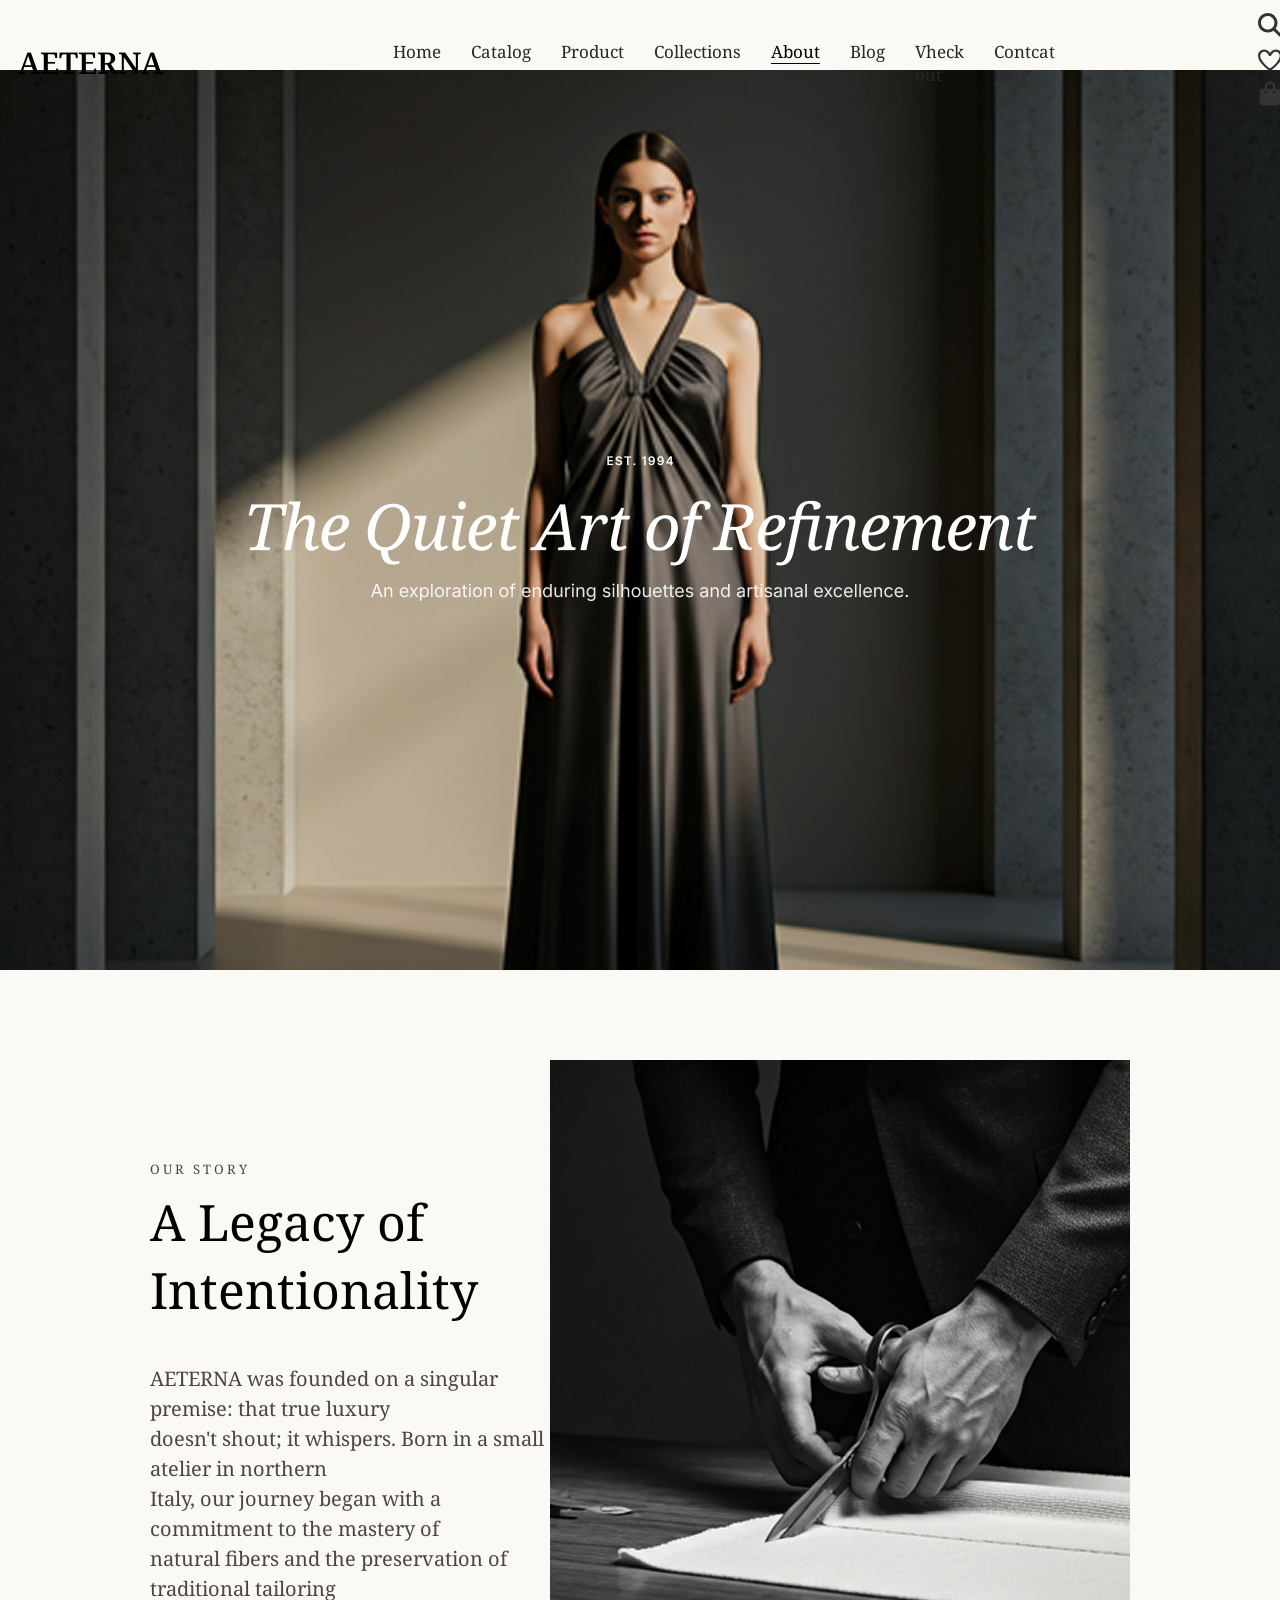
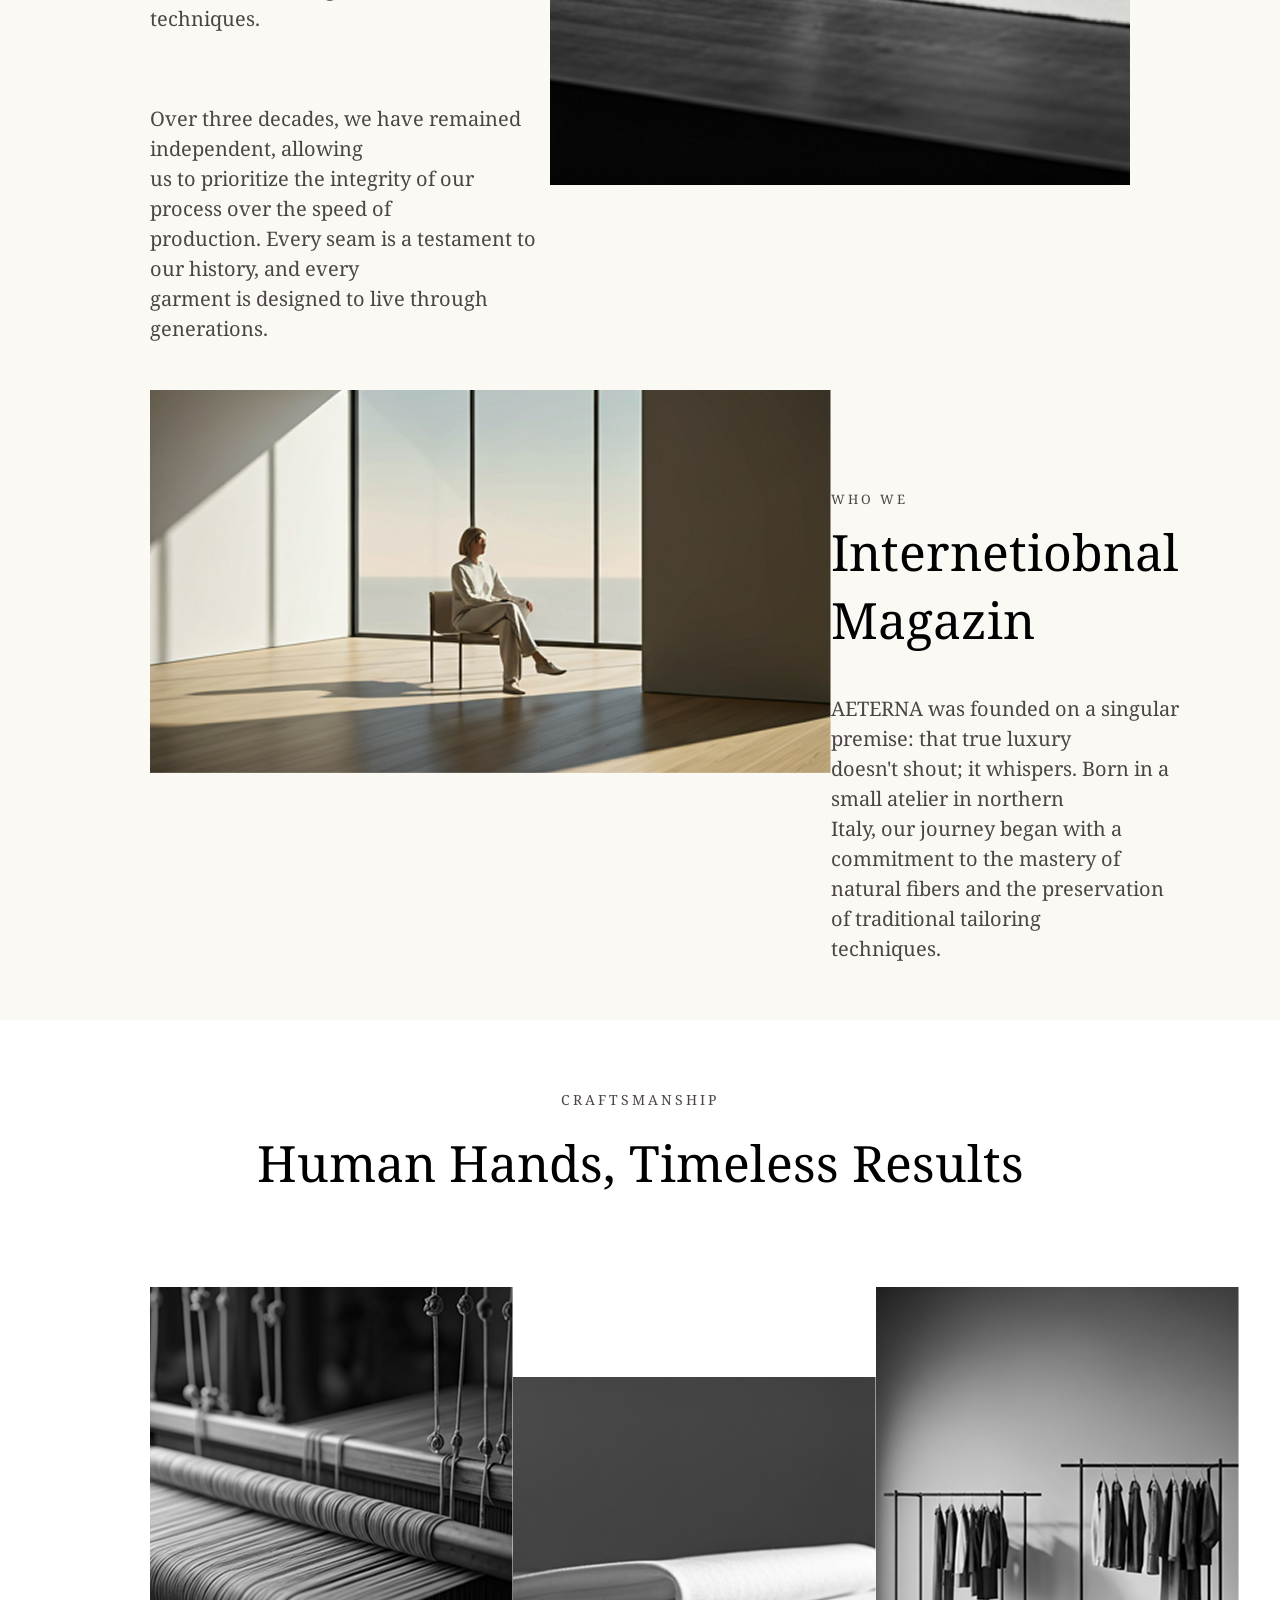
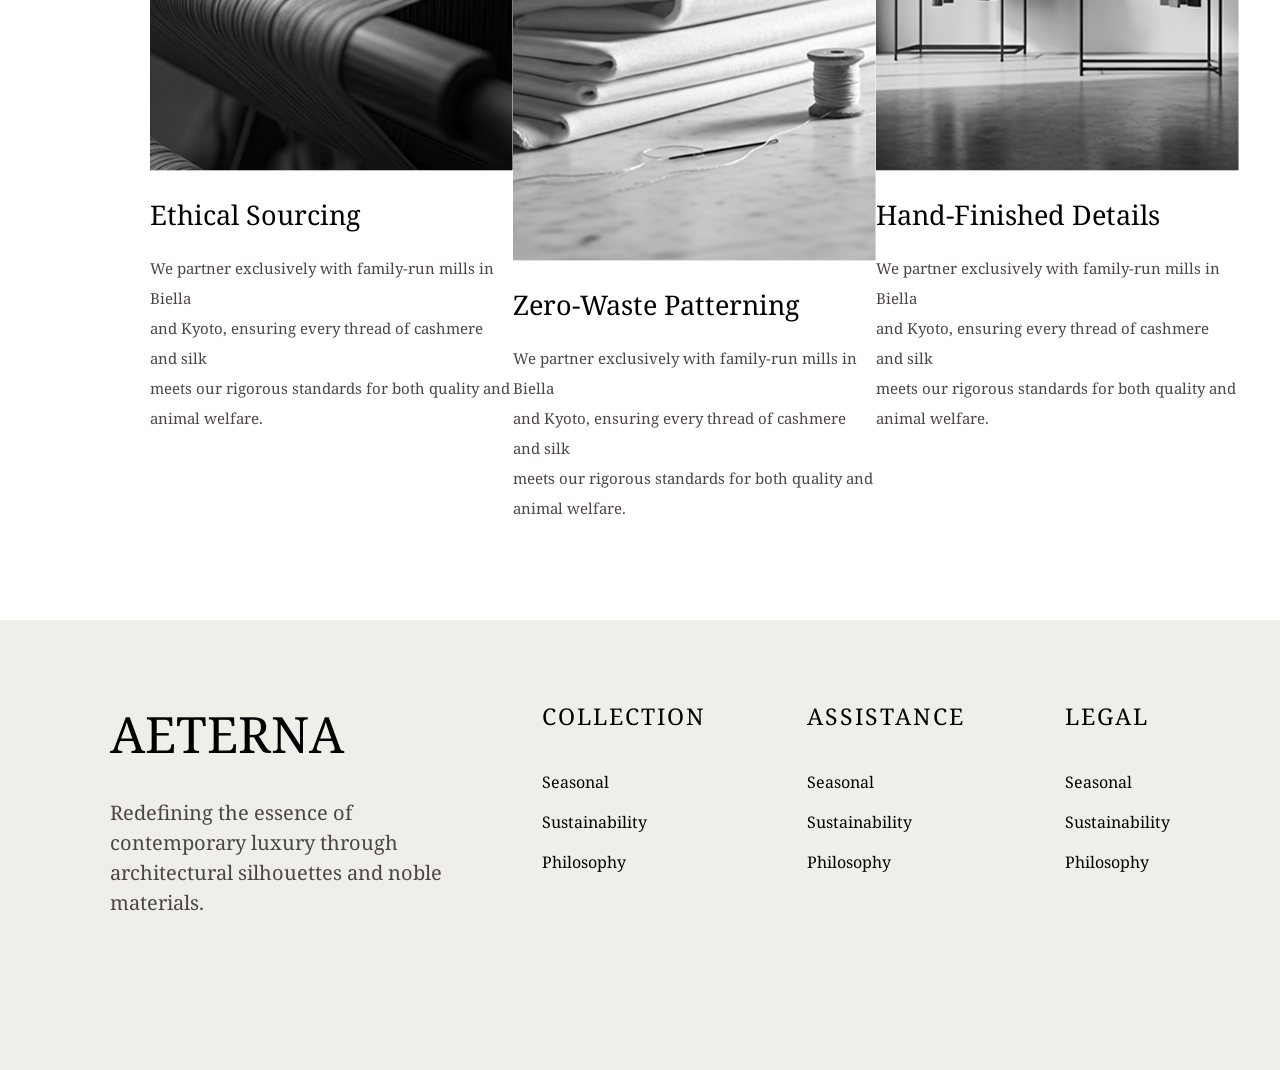
<file: index5.html>
<!doctype html>
<html lang="en">
  <head>
    <meta charset="UTF-8" />
    <meta name="viewport" content="width=device-width, initial-scale=1.0" />
    <title>Document</title>
    <link rel="stylesheet" href="./style5.css" />
    <link href="https://unpkg.com/aos@2.3.1/dist/aos.css" rel="stylesheet">
  </head>
  <body>
    <header>
      <section class="conteiner1">
        <div class="asist1">
          <div class="flex1">
            <div>
              <p class="text1">AETERNA</p>
            </div>

            <div>
              <ul>
                <li><a href="./index.html">Home</a></li>
                <li><a href="./index2.html">Catalog</a></li>
                <li><a href="./index3.html">Product</a></li>
                <li><a href="./index4.html">Collections</a></li>
                <li><a class="a1" href="./index5.html">About</a></li>
                <li><a href="./index6.html">Blog</a></li>
                <li><a href="./index7.html">Vheck out</a></li>
                <li><a href="./index8.html">Contcat us</a></li>
              </ul>
            </div>

            <div>
              <svg
                class="icon1"
                xmlns="http://www.w3.org/2000/svg"
                viewBox="0 0 640 640"
              >
                <!--!Font Awesome Free v7.2.0 by @fontawesome - https://fontawesome.com License - https://fontawesome.com/license/free Copyright 2026 Fonticons, Inc.-->
                <path
                  fill="rgb(52, 52, 52)"
                  d="M480 272C480 317.9 465.1 360.3 440 394.7L566.6 521.4C579.1 533.9 579.1 554.2 566.6 566.7C554.1 579.2 533.8 579.2 521.3 566.7L394.7 440C360.3 465.1 317.9 480 272 480C157.1 480 64 386.9 64 272C64 157.1 157.1 64 272 64C386.9 64 480 157.1 480 272zM272 416C351.5 416 416 351.5 416 272C416 192.5 351.5 128 272 128C192.5 128 128 192.5 128 272C128 351.5 192.5 416 272 416z"
                />
              </svg>
              <svg
                class="icon1"
                xmlns="http://www.w3.org/2000/svg"
                viewBox="0 0 640 640"
              >
                <!--!Font Awesome Free v7.2.0 by @fontawesome - https://fontawesome.com License - https://fontawesome.com/license/free Copyright 2026 Fonticons, Inc.-->
                <path
                  fill="rgb(52, 52, 52)"
                  d="M442.9 144C415.6 144 389.9 157.1 373.9 179.2L339.5 226.8C335 233 327.8 236.7 320.1 236.7C312.4 236.7 305.2 233 300.7 226.8L266.3 179.2C250.3 157.1 224.6 144 197.3 144C150.3 144 112.2 182.1 112.2 229.1C112.2 279 144.2 327.5 180.3 371.4C221.4 421.4 271.7 465.4 306.2 491.7C309.4 494.1 314.1 495.9 320.2 495.9C326.3 495.9 331 494.1 334.2 491.7C368.7 465.4 419 421.3 460.1 371.4C496.3 327.5 528.2 279 528.2 229.1C528.2 182.1 490.1 144 443.1 144zM335 151.1C360 116.5 400.2 96 442.9 96C516.4 96 576 155.6 576 229.1C576 297.7 533.1 358 496.9 401.9C452.8 455.5 399.6 502 363.1 529.8C350.8 539.2 335.6 543.9 320 543.9C304.4 543.9 289.2 539.2 276.9 529.8C240.4 502 187.2 455.5 143.1 402C106.9 358.1 64 297.7 64 229.1C64 155.6 123.6 96 197.1 96C239.8 96 280 116.5 305 151.1L320 171.8L335 151.1z"
                />
              </svg>
              <svg
                class="icon1"
                xmlns="http://www.w3.org/2000/svg"
                viewBox="0 0 640 640"
              >
                <!--!Font Awesome Free v7.2.0 by @fontawesome - https://fontawesome.com License - https://fontawesome.com/license/free Copyright 2026 Fonticons, Inc.-->
                <path
                  fill="rgb(52, 52, 52)"
                  d="M256 144C256 108.7 284.7 80 320 80C355.3 80 384 108.7 384 144L384 192L256 192L256 144zM208 192L144 192C117.5 192 96 213.5 96 240L96 448C96 501 139 544 192 544L448 544C501 544 544 501 544 448L544 240C544 213.5 522.5 192 496 192L432 192L432 144C432 82.1 381.9 32 320 32C258.1 32 208 82.1 208 144L208 192zM232 240C245.3 240 256 250.7 256 264C256 277.3 245.3 288 232 288C218.7 288 208 277.3 208 264C208 250.7 218.7 240 232 240zM384 264C384 250.7 394.7 240 408 240C421.3 240 432 250.7 432 264C432 277.3 421.3 288 408 288C394.7 288 384 277.3 384 264z"
                />
              </svg>
            </div>
          </div>
        </div>
      </section>
    </header>
    <main>
      <section class="conteiner2">
        <div class="asist2"></div>
      </section>

      <section class="conteiner3">
        <div class="asist3">
          <div class="flex3">
            <div>
              <p class="text2">OUR STORY</p>
              <p class="text3">
                A Legacy of <br />
                Intentionality
              </p>

              <p class="text4">
                AETERNA was founded on a singular premise: that true luxury
                <br />
                doesn't shout; it whispers. Born in a small atelier in northern
                <br />
                Italy, our journey began with a commitment to the mastery of
                <br />
                natural fibers and the preservation of traditional tailoring
                <br />
                techniques.
              </p>

              <p class="text4" style="margin-top: 70px">
                Over three decades, we have remained independent, allowing
                <br />
                us to prioritize the integrity of our process over the speed of
                <br />
                production. Every seam is a testament to our history, and every
                <br />
                garment is designed to live through generations.
              </p>
            </div>

            <div>
              <img src="./img2.png" alt="" />
            </div>
          </div>
        </div>
      </section>

      <section class="conteiner4">
        <div class="asist4">
          <div class="flex4">
            <div>
              <img src="./img3.png" alt="" />
            </div>

            <div>
              <p class="text2">WHO WE</p>
              <p class="text3">
                Internetiobnal <br />
                Magazin
              </p>

              <p class="text4">
                AETERNA was founded on a singular premise: that true luxury
                <br />
                doesn't shout; it whispers. Born in a small atelier in northern
                <br />
                Italy, our journey began with a commitment to the mastery of
                <br />
                natural fibers and the preservation of traditional tailoring
                <br />
                techniques.
              </p>
            </div>
          </div>
        </div>
      </section>

      <section class="conteiner5">
        <div class="asist5">
          <p class="text7">CRAFTSMANSHIP</p>
          <p class="text8">Human Hands, Timeless Results</p>
          <div class="flex50">
            <div>
              <img src="./Background (23).png" alt="" />
              <p class="text5">Ethical Sourcing</p>
              <p class="text6">
                We partner exclusively with family-run mills in Biella <br />
                and Kyoto, ensuring every thread of cashmere and silk <br />
                meets our rigorous standards for both quality and <br />
                animal welfare.
              </p>
            </div>

            <div style="margin-top: 90px">
              <img src="./Background (24).png" alt="" />
              <p class="text5">Zero-Waste Patterning</p>
              <p class="text6">
                We partner exclusively with family-run mills in Biella <br />
                and Kyoto, ensuring every thread of cashmere and silk <br />
                meets our rigorous standards for both quality and <br />
                animal welfare.
              </p>
            </div>

            <div>
              <img src="./Background (25).png" alt="" />
              <p class="text5">Hand-Finished Details</p>
              <p class="text6">
                We partner exclusively with family-run mills in Biella <br />
                and Kyoto, ensuring every thread of cashmere and silk <br />
                meets our rigorous standards for both quality and <br />
                animal welfare.
              </p>
            </div>
          </div>
        </div>
      </section>
    </main>

    <footer>
      <section class="conteiner6">
        <div class="asist6">
          <div class="flex5">
            <div>
              <p class="text10">AETERNA</p>
              <p class="text11">
                Redefining the essence of <br />
                contemporary luxury through <br />
                architectural silhouettes and noble <br />
                materials.
              </p>
            </div>

            <div>
              <p class="text12">COLLECTION</p>
              <p class="text13">
                Seasonal <br />
                Sustainability <br />
                Philosophy
              </p>
            </div>

            <div>
              <p class="text12">ASSISTANCE</p>
              <p class="text13">
                Seasonal <br />
                Sustainability <br />
                Philosophy
              </p>
            </div>

            <div>
              <p class="text12">LEGAL</p>
              <p class="text13">
                Seasonal <br />
                Sustainability <br />
                Philosophy
              </p>
            </div>
          </div>
        </div>
      </section>
    </footer>

     <script src="https://unpkg.com/aos@2.3.1/dist/aos.js"></script>
    <script>
  AOS.init();
</script>
  </body>
</html>
</file>
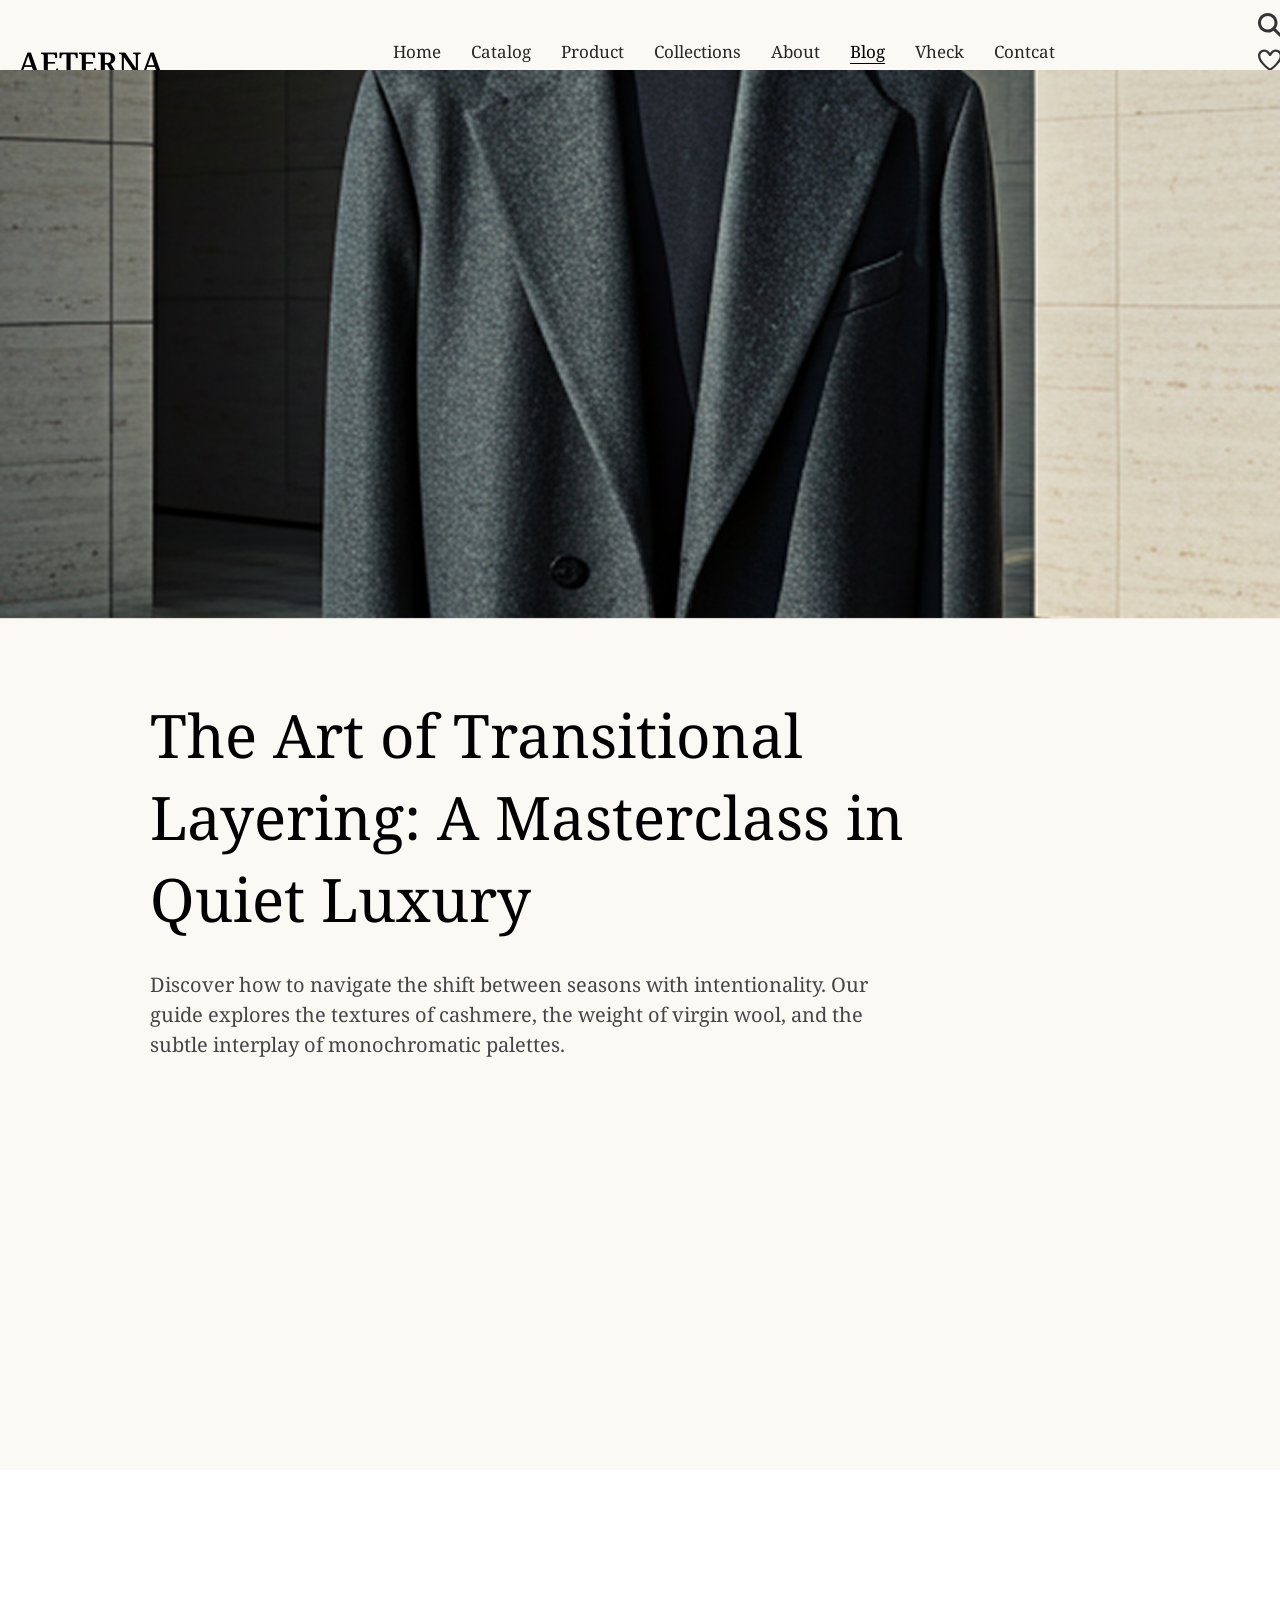
<file: index6.html>
<!doctype html>
<html lang="en">
  <head>
    <meta charset="UTF-8" />
    <meta name="viewport" content="width=device-width, initial-scale=1.0" />
    <title>Document</title>
    <link rel="stylesheet" href="./style6.css" />
    <link href="https://unpkg.com/aos@2.3.1/dist/aos.css" rel="stylesheet">
  </head>
  <body>
    <header>
      <section class="conteiner1" data-aos="fade-up">
        <div class="asist1">
          <div class="flex1">
            <div>
              <p class="text1">AETERNA</p>
            </div>

            <div>
              <ul>
                <li><a href="./index.html">Home</a></li>
                <li><a href="./index2.html">Catalog</a></li>
                <li><a href="./index3.html">Product</a></li>
                <li><a href="./index4.html">Collections</a></li>
                <li><a href="./index5.html">About</a></li>
                <li><a class="a1" href="./index6.html">Blog</a></li>
                <li><a href="./index7.html">Vheck out</a></li>
                <li><a href="./index8.html">Contcat us</a></li>
              </ul>
            </div>

            <div>
              <svg
                class="icon1"
                xmlns="http://www.w3.org/2000/svg"
                viewBox="0 0 640 640"
              >
                <!--!Font Awesome Free v7.2.0 by @fontawesome - https://fontawesome.com License - https://fontawesome.com/license/free Copyright 2026 Fonticons, Inc.-->
                <path
                  fill="rgb(52, 52, 52)"
                  d="M480 272C480 317.9 465.1 360.3 440 394.7L566.6 521.4C579.1 533.9 579.1 554.2 566.6 566.7C554.1 579.2 533.8 579.2 521.3 566.7L394.7 440C360.3 465.1 317.9 480 272 480C157.1 480 64 386.9 64 272C64 157.1 157.1 64 272 64C386.9 64 480 157.1 480 272zM272 416C351.5 416 416 351.5 416 272C416 192.5 351.5 128 272 128C192.5 128 128 192.5 128 272C128 351.5 192.5 416 272 416z"
                />
              </svg>
              <svg
                class="icon1"
                xmlns="http://www.w3.org/2000/svg"
                viewBox="0 0 640 640"
              >
                <!--!Font Awesome Free v7.2.0 by @fontawesome - https://fontawesome.com License - https://fontawesome.com/license/free Copyright 2026 Fonticons, Inc.-->
                <path
                  fill="rgb(52, 52, 52)"
                  d="M442.9 144C415.6 144 389.9 157.1 373.9 179.2L339.5 226.8C335 233 327.8 236.7 320.1 236.7C312.4 236.7 305.2 233 300.7 226.8L266.3 179.2C250.3 157.1 224.6 144 197.3 144C150.3 144 112.2 182.1 112.2 229.1C112.2 279 144.2 327.5 180.3 371.4C221.4 421.4 271.7 465.4 306.2 491.7C309.4 494.1 314.1 495.9 320.2 495.9C326.3 495.9 331 494.1 334.2 491.7C368.7 465.4 419 421.3 460.1 371.4C496.3 327.5 528.2 279 528.2 229.1C528.2 182.1 490.1 144 443.1 144zM335 151.1C360 116.5 400.2 96 442.9 96C516.4 96 576 155.6 576 229.1C576 297.7 533.1 358 496.9 401.9C452.8 455.5 399.6 502 363.1 529.8C350.8 539.2 335.6 543.9 320 543.9C304.4 543.9 289.2 539.2 276.9 529.8C240.4 502 187.2 455.5 143.1 402C106.9 358.1 64 297.7 64 229.1C64 155.6 123.6 96 197.1 96C239.8 96 280 116.5 305 151.1L320 171.8L335 151.1z"
                />
              </svg>
              <svg
                class="icon1"
                xmlns="http://www.w3.org/2000/svg"
                viewBox="0 0 640 640"
              >
                <!--!Font Awesome Free v7.2.0 by @fontawesome - https://fontawesome.com License - https://fontawesome.com/license/free Copyright 2026 Fonticons, Inc.-->
                <path
                  fill="rgb(52, 52, 52)"
                  d="M256 144C256 108.7 284.7 80 320 80C355.3 80 384 108.7 384 144L384 192L256 192L256 144zM208 192L144 192C117.5 192 96 213.5 96 240L96 448C96 501 139 544 192 544L448 544C501 544 544 501 544 448L544 240C544 213.5 522.5 192 496 192L432 192L432 144C432 82.1 381.9 32 320 32C258.1 32 208 82.1 208 144L208 192zM232 240C245.3 240 256 250.7 256 264C256 277.3 245.3 288 232 288C218.7 288 208 277.3 208 264C208 250.7 218.7 240 232 240zM384 264C384 250.7 394.7 240 408 240C421.3 240 432 250.7 432 264C432 277.3 421.3 288 408 288C394.7 288 384 277.3 384 264z"
                />
              </svg>
            </div>
          </div>
        </div>
      </section>
    </header>

    <main>
      <section class="conteiner2" data-aos="fade-up">
        <img style="width: 100%" src="./Background (26).png" alt="" />
        <div class="asist2">
          <p class="text2">
            The Art of Transitional <br />
            Layering: A Masterclass in <br />
            Quiet Luxury
          </p>
          <p class="text3">
            Discover how to navigate the shift between seasons with
            intentionality. Our <br />
            guide explores the textures of cashmere, the weight of virgin wool,
            and the <br />
            subtle interplay of monochromatic palettes.
          </p>
        </div>
      </section>

      <section class="conteiner3" data-aos="fade-up">
        <div class="asist3">
          <div class="flex3">
            <div>
              <img class="none2" src="./Background (27).png" alt="" />
              <p class="text4">Styling Guides</p>
              <p class="text5">
                The Capsule Wardrobe: 12 Pieces, Infinite <br />
                Possibilities
              </p>
              <p class="text6">
                Efficiency meets elegance. We curate the essential foundation
                for a modern wardrobe <br />
                that transcends seasonal trends.
              </p>
              <p class="text7">READ MORE</p>
            </div>

            <div>
              <img class="none2" src="./Background (28).png" alt="" />
              <p class="text4">Sustainability</p>
              <p class="text8">
                Traceable Luxury: Our Ethical <br />
                Commitment
              </p>

              <p class="text7">READ MORE</p>

              <img
                class="none2"
                style="margin-top: 60px"
                src="./Background (29).png"
                alt=""
              />

              <p class="text4">Trends</p>
              <p class="text8">
                The Return of the Structured <br />
                Silhouette
              </p>

              <p class="text7">READ MORE</p>
            </div>
          </div>
        </div>
      </section>

      <section class="conteiner4" data-aos="fade-up">
        <div class="asist4">
          <div class="flex4">
            <div>
              <img class="none2" src="./Background (30).png" alt="" />
              <p class="text9">Artisans</p>
              <p class="text101">
                Inside the Atelier: <br />
                Venetian Silk
              </p>
            </div>

            <div>
              <img class="none2" src="./Background (31).png" alt="" />
              <p class="text9">Artisans</p>
              <p class="text101">
                Inside the Atelier: <br />
                Venetian Silk
              </p>
            </div>

            <div>
              <img class="none2" src="./Background (32).png" alt="" />
              <p class="text9">Artisans</p>
              <p class="text101">
                Inside the Atelier: <br />
                Venetian Silk
              </p>
            </div>
          </div>
        </div>
      </section>
    </main>

    <footer>
      <section class="conteiner6" data-aos="fade-up">
        <div class="asist6">
          <div class="flex5">
            <div>
              <p class="text101">AETERNA</p>
              <p class="text11">
                Redefining the essence of <br />
                contemporary luxury through <br />
                architectural silhouettes and noble <br />
                materials.
              </p>
            </div>

            <div>
              <p class="text12">COLLECTION</p>
              <p class="text13">
                Seasonal <br />
                Sustainability <br />
                Philosophy
              </p>
            </div>

            <div>
              <p class="text12">ASSISTANCE</p>
              <p class="text13">
                Seasonal <br />
                Sustainability <br />
                Philosophy
              </p>
            </div>

            <div>
              <p class="text12">LEGAL</p>
              <p class="text13">
                Seasonal <br />
                Sustainability <br />
                Philosophy
              </p>
            </div>
          </div>
        </div>
      </section>
    </footer>

     <script src="https://unpkg.com/aos@2.3.1/dist/aos.js"></script>
    <script>
  AOS.init();
</script>
  </body>
</html>
</file>
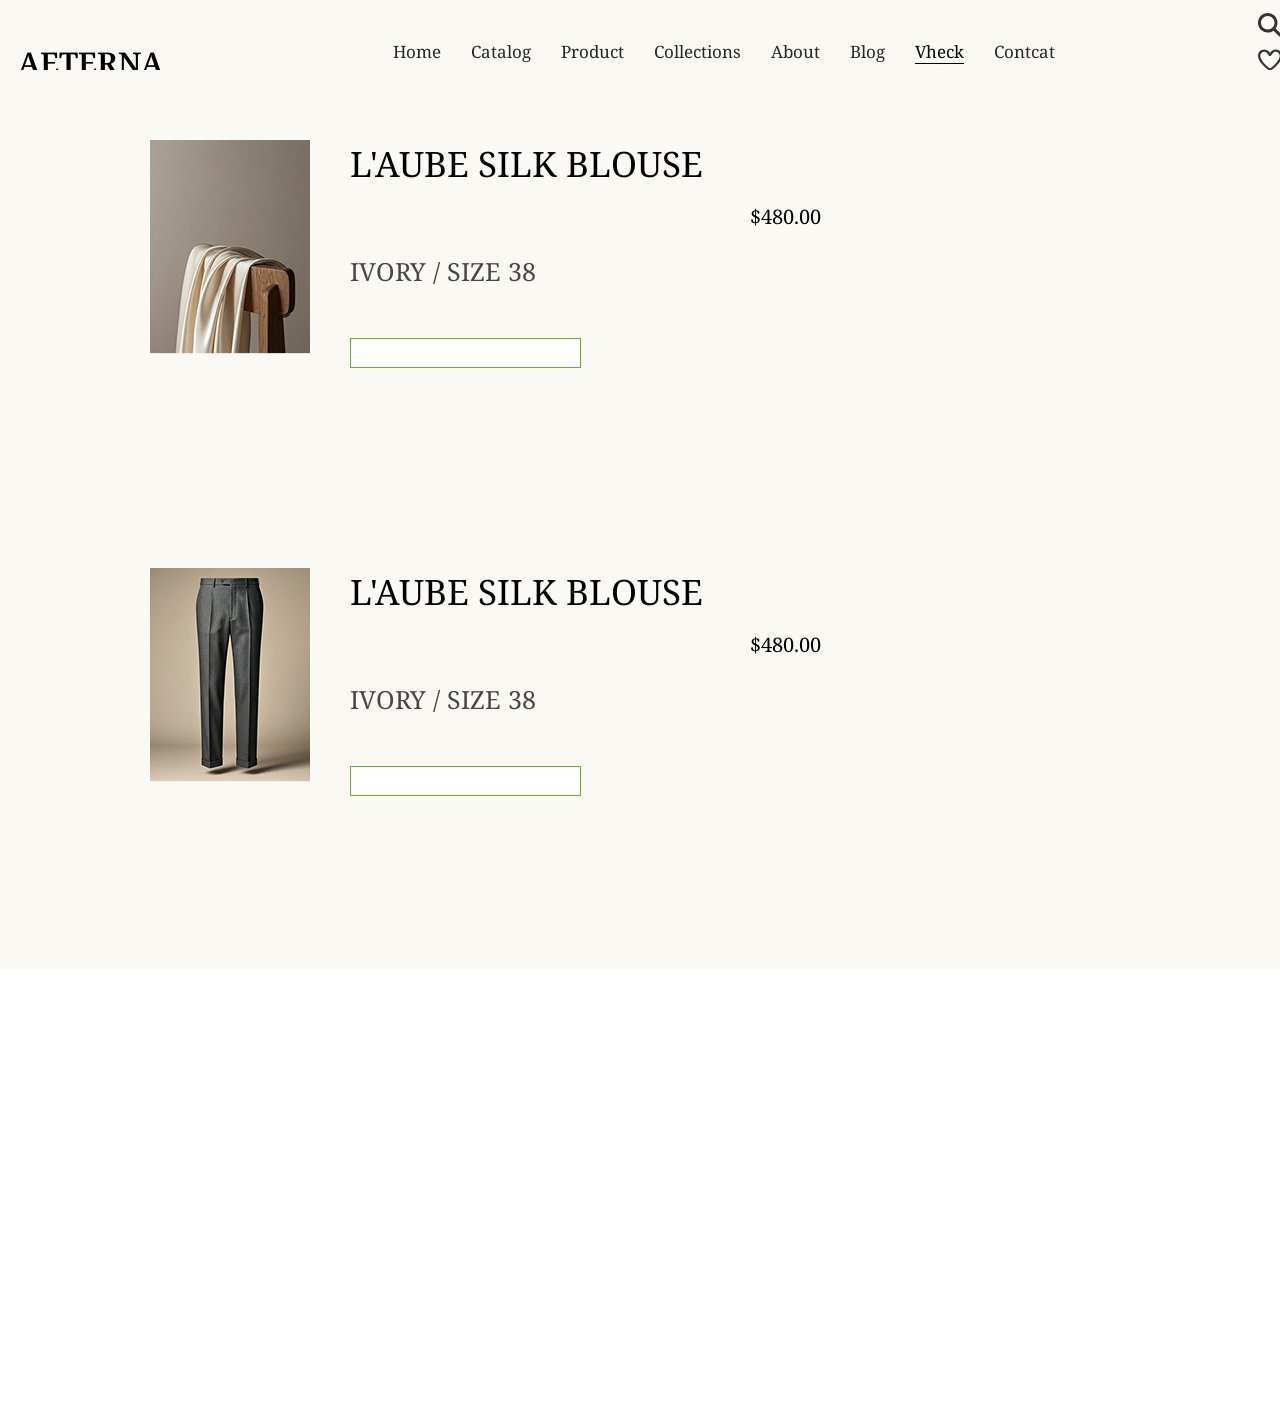
<file: index7.html>
<!DOCTYPE html>
<html lang="en">
<head>
    <meta charset="UTF-8">
    <meta name="viewport" content="width=device-width, initial-scale=1.0">
    <title>Document</title>
    <link rel="stylesheet" href="./style7.css">
    <link href="https://unpkg.com/aos@2.3.1/dist/aos.css" rel="stylesheet">
</head>
<body>
     <header>
      <section class="conteiner1" data-aos="fade-down">
        <div class="asist1">
          <div class="flex1">
            <div>
              <p class="text1">AETERNA</p>
            </div>

            <div>
              <ul>            
                <li><a href="./index.html">Home</a></li>
                <li><a href="./index2.html">Catalog</a></li>
                <li><a href="./index3.html">Product</a></li>
                <li><a href="./index4.html">Collections</a></li>
                <li><a href="./index5.html">About</a></li>
                <li><a href="./index6.html">Blog</a></li>
                <li><a class="a1" href="./index7.html">Vheck out</a></li>
                <li><a href="./index8.html">Contcat us</a></li>
              </ul>
            </div>

            <div>
              <svg
                class="icon1"
                xmlns="http://www.w3.org/2000/svg"
                viewBox="0 0 640 640"
              >
                <!--!Font Awesome Free v7.2.0 by @fontawesome - https://fontawesome.com License - https://fontawesome.com/license/free Copyright 2026 Fonticons, Inc.-->
                <path
                  fill="rgb(52, 52, 52)"
                  d="M480 272C480 317.9 465.1 360.3 440 394.7L566.6 521.4C579.1 533.9 579.1 554.2 566.6 566.7C554.1 579.2 533.8 579.2 521.3 566.7L394.7 440C360.3 465.1 317.9 480 272 480C157.1 480 64 386.9 64 272C64 157.1 157.1 64 272 64C386.9 64 480 157.1 480 272zM272 416C351.5 416 416 351.5 416 272C416 192.5 351.5 128 272 128C192.5 128 128 192.5 128 272C128 351.5 192.5 416 272 416z"
                />
              </svg>
              <svg
                class="icon1"
                xmlns="http://www.w3.org/2000/svg"
                viewBox="0 0 640 640"
              >
                <!--!Font Awesome Free v7.2.0 by @fontawesome - https://fontawesome.com License - https://fontawesome.com/license/free Copyright 2026 Fonticons, Inc.-->
                <path
                  fill="rgb(52, 52, 52)"
                  d="M442.9 144C415.6 144 389.9 157.1 373.9 179.2L339.5 226.8C335 233 327.8 236.7 320.1 236.7C312.4 236.7 305.2 233 300.7 226.8L266.3 179.2C250.3 157.1 224.6 144 197.3 144C150.3 144 112.2 182.1 112.2 229.1C112.2 279 144.2 327.5 180.3 371.4C221.4 421.4 271.7 465.4 306.2 491.7C309.4 494.1 314.1 495.9 320.2 495.9C326.3 495.9 331 494.1 334.2 491.7C368.7 465.4 419 421.3 460.1 371.4C496.3 327.5 528.2 279 528.2 229.1C528.2 182.1 490.1 144 443.1 144zM335 151.1C360 116.5 400.2 96 442.9 96C516.4 96 576 155.6 576 229.1C576 297.7 533.1 358 496.9 401.9C452.8 455.5 399.6 502 363.1 529.8C350.8 539.2 335.6 543.9 320 543.9C304.4 543.9 289.2 539.2 276.9 529.8C240.4 502 187.2 455.5 143.1 402C106.9 358.1 64 297.7 64 229.1C64 155.6 123.6 96 197.1 96C239.8 96 280 116.5 305 151.1L320 171.8L335 151.1z"
                />
              </svg>
              <svg
                class="icon1"
                xmlns="http://www.w3.org/2000/svg"
                viewBox="0 0 640 640"
              >
                <!--!Font Awesome Free v7.2.0 by @fontawesome - https://fontawesome.com License - https://fontawesome.com/license/free Copyright 2026 Fonticons, Inc.-->
                <path
                  fill="rgb(52, 52, 52)"
                  d="M256 144C256 108.7 284.7 80 320 80C355.3 80 384 108.7 384 144L384 192L256 192L256 144zM208 192L144 192C117.5 192 96 213.5 96 240L96 448C96 501 139 544 192 544L448 544C501 544 544 501 544 448L544 240C544 213.5 522.5 192 496 192L432 192L432 144C432 82.1 381.9 32 320 32C258.1 32 208 82.1 208 144L208 192zM232 240C245.3 240 256 250.7 256 264C256 277.3 245.3 288 232 288C218.7 288 208 277.3 208 264C208 250.7 218.7 240 232 240zM384 264C384 250.7 394.7 240 408 240C421.3 240 432 250.7 432 264C432 277.3 421.3 288 408 288C394.7 288 384 277.3 384 264z"
                />
              </svg>
            </div>
          </div>
        </div>
      </section>
    </header>

    <main>
        <section class="conteiner2" data-aos="fade-down">
            <div class="asist2">
                <div class="flex2">
                    <div>
                        <img src="./Background (33).png" alt="">
                    </div>
                    

                    <div>
                        <p class="text2">L'AUBE SILK BLOUSE <span class="text3">$480.00</span></p>
                        <p class="text4">IVORY / SIZE 38</p>

                        <form>
                            <input class="input1" type="number">
                        </form>
                    </div>
                </div>


                <div class="flex2" style="margin-top: 200px;">
                    <div>
                        <img src="./Background (34).png" alt="">
                    </div>
                    

                    <div>
                        <p class="text2">L'AUBE SILK BLOUSE <span class="text3">$480.00</span></p>
                        <p class="text4">IVORY / SIZE 38</p>

                        <form>
                            <input class="input1" type="number">
                        </form>




                        
                    </div>
                </div>
            </div>
        </section>
    </main>


      <footer>
      <section class="conteiner6" data-aos="fade-down">
        <div class="asist6">
          <div class="flex5">
            <div>
              <p class="text101">AETERNA</p>
              <p class="text11">
                Redefining the essence of <br />
                contemporary luxury through <br />
                architectural silhouettes and noble <br />
                materials.
              </p>
            </div>

            <div>
              <p class="text12">COLLECTION</p>
              <p class="text13">Seasonal <br> Sustainability <br> Philosophy</p>
            </div>

             <div>
              <p class="text12">ASSISTANCE</p>
              <p class="text13">Seasonal <br> Sustainability <br> Philosophy</p>
            </div>

             <div>
              <p class="text12">LEGAL</p>
              <p class="text13">Seasonal <br> Sustainability <br> Philosophy</p>
            </div>
          </div>
        </div>
      </section>
    </footer>

     <script src="https://unpkg.com/aos@2.3.1/dist/aos.js"></script>
    <script>
  AOS.init();
</script>
</body>
</html>
</file>
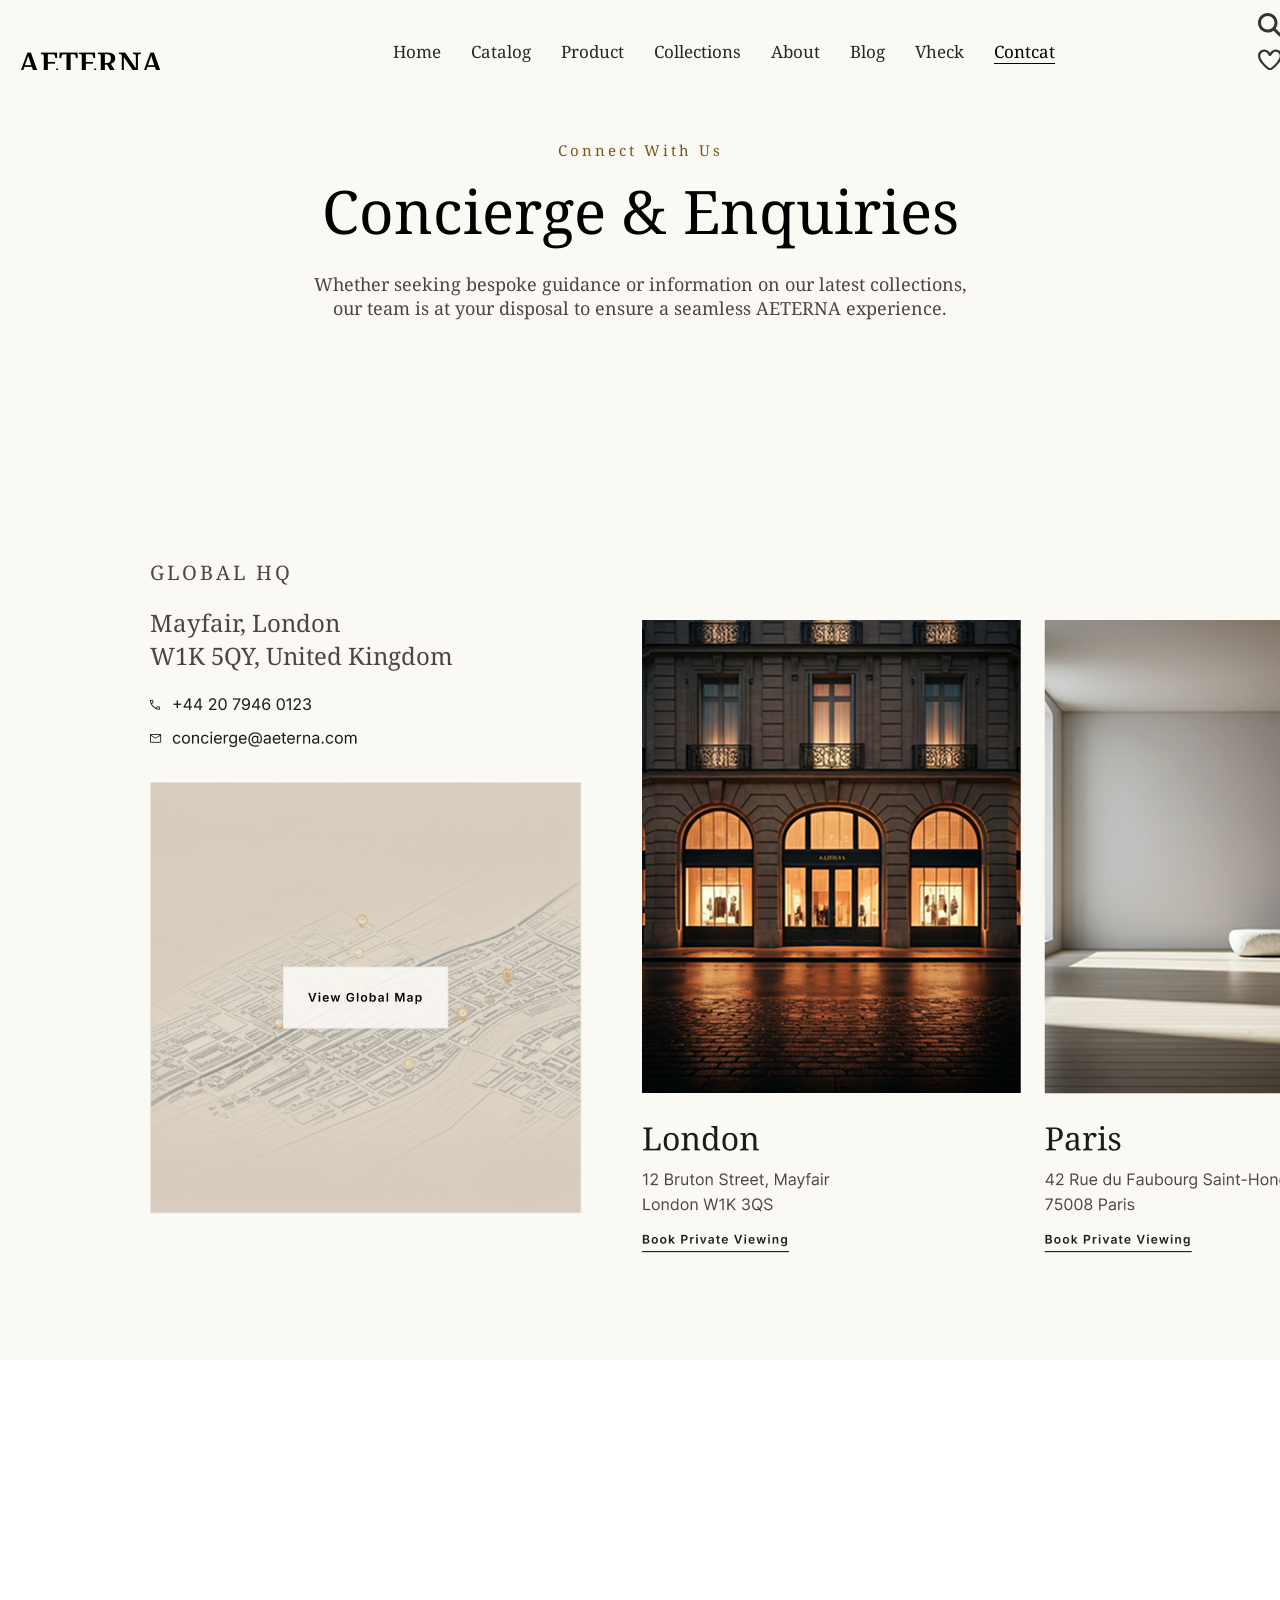
<file: index8.html>
<!doctype html>
<html lang="en">
  <head>
    <meta charset="UTF-8" />
    <meta name="viewport" content="width=device-width, initial-scale=1.0" />
    <title>Document</title>
    <link rel="stylesheet" href="./style8.css" />
    <link href="https://unpkg.com/aos@2.3.1/dist/aos.css" rel="stylesheet">
  </head>
  <body>
    <header>
      <section class="conteiner1"  data-aos="fade-up-right">
        <div class="asist1">
          <div class="flex1">
            <div>
              <p class="text1">AETERNA</p>
            </div>

            <div>
              <ul>
                <li><a href="./index.html">Home</a></li>
                <li><a href="./index2.html">Catalog</a></li>
                <li><a href="./index3.html">Product</a></li>
                <li><a href="./index4.html">Collections</a></li>
                <li><a href="./index5.html">About</a></li>
                <li><a href="./index6.html">Blog</a></li>
                <li><a href="./index7.html">Vheck out</a></li>
                <li><a class="a1" href="./index8.html">Contcat us</a></li>
              </ul>
            </div>

            <div>
              <svg
                class="icon1"
                xmlns="http://www.w3.org/2000/svg"
                viewBox="0 0 640 640"
              >
                <!--!Font Awesome Free v7.2.0 by @fontawesome - https://fontawesome.com License - https://fontawesome.com/license/free Copyright 2026 Fonticons, Inc.-->
                <path
                  fill="rgb(52, 52, 52)"
                  d="M480 272C480 317.9 465.1 360.3 440 394.7L566.6 521.4C579.1 533.9 579.1 554.2 566.6 566.7C554.1 579.2 533.8 579.2 521.3 566.7L394.7 440C360.3 465.1 317.9 480 272 480C157.1 480 64 386.9 64 272C64 157.1 157.1 64 272 64C386.9 64 480 157.1 480 272zM272 416C351.5 416 416 351.5 416 272C416 192.5 351.5 128 272 128C192.5 128 128 192.5 128 272C128 351.5 192.5 416 272 416z"
                />
              </svg>
              <svg
                class="icon1"
                xmlns="http://www.w3.org/2000/svg"
                viewBox="0 0 640 640"
              >
                <!--!Font Awesome Free v7.2.0 by @fontawesome - https://fontawesome.com License - https://fontawesome.com/license/free Copyright 2026 Fonticons, Inc.-->
                <path
                  fill="rgb(52, 52, 52)"
                  d="M442.9 144C415.6 144 389.9 157.1 373.9 179.2L339.5 226.8C335 233 327.8 236.7 320.1 236.7C312.4 236.7 305.2 233 300.7 226.8L266.3 179.2C250.3 157.1 224.6 144 197.3 144C150.3 144 112.2 182.1 112.2 229.1C112.2 279 144.2 327.5 180.3 371.4C221.4 421.4 271.7 465.4 306.2 491.7C309.4 494.1 314.1 495.9 320.2 495.9C326.3 495.9 331 494.1 334.2 491.7C368.7 465.4 419 421.3 460.1 371.4C496.3 327.5 528.2 279 528.2 229.1C528.2 182.1 490.1 144 443.1 144zM335 151.1C360 116.5 400.2 96 442.9 96C516.4 96 576 155.6 576 229.1C576 297.7 533.1 358 496.9 401.9C452.8 455.5 399.6 502 363.1 529.8C350.8 539.2 335.6 543.9 320 543.9C304.4 543.9 289.2 539.2 276.9 529.8C240.4 502 187.2 455.5 143.1 402C106.9 358.1 64 297.7 64 229.1C64 155.6 123.6 96 197.1 96C239.8 96 280 116.5 305 151.1L320 171.8L335 151.1z"
                />
              </svg>
              <svg
                class="icon1"
                xmlns="http://www.w3.org/2000/svg"
                viewBox="0 0 640 640"
              >
                <!--!Font Awesome Free v7.2.0 by @fontawesome - https://fontawesome.com License - https://fontawesome.com/license/free Copyright 2026 Fonticons, Inc.-->
                <path
                  fill="rgb(52, 52, 52)"
                  d="M256 144C256 108.7 284.7 80 320 80C355.3 80 384 108.7 384 144L384 192L256 192L256 144zM208 192L144 192C117.5 192 96 213.5 96 240L96 448C96 501 139 544 192 544L448 544C501 544 544 501 544 448L544 240C544 213.5 522.5 192 496 192L432 192L432 144C432 82.1 381.9 32 320 32C258.1 32 208 82.1 208 144L208 192zM232 240C245.3 240 256 250.7 256 264C256 277.3 245.3 288 232 288C218.7 288 208 277.3 208 264C208 250.7 218.7 240 232 240zM384 264C384 250.7 394.7 240 408 240C421.3 240 432 250.7 432 264C432 277.3 421.3 288 408 288C394.7 288 384 277.3 384 264z"
                />
              </svg>
            </div>
          </div>
        </div>
      </section>
    </header>

    <main>
      <section class="conteiner2"  data-aos="fade-up-right">
        <div class="asist2">

           
          <p class="text2">Connect With Us</p>
          <p class="text3">Concierge & Enquiries</p>
          <p class="text4">
            Whether seeking bespoke guidance or information on our latest
            collections, <br />
            our team is at your disposal to ensure a seamless AETERNA
            experience.
          </p>


           <div class="flex2">

                <div>
          <p class="text5">GLOBAL HQ</p>
          <p class="text6">
            Mayfair, London <br />
            W1K 5QY, United Kingdom
          </p>

          <img class="ma" style="margin-top: 20px; display: block;" src="./Container (23).png" alt="">

          <img style="margin-top: 30px;" src="./Background+Border.png" alt="">
          </div>
          <div>
            <img class="img1" src="./Container (24).png" alt="">
          </div>
        </div>
        
        </div>
      </section>
    </main>

     <footer>
      <section class="conteiner6"  data-aos="fade-up-right">
        <div class="asist6">
          <div class="flex5">
            <div>
              <p class="text101">AETERNA</p>
              <p class="text11">
                Redefining the essence of <br />
                contemporary luxury through <br />
                architectural silhouettes and noble <br />
                materials.
              </p>
            </div>

            <div>
              <p class="text12">COLLECTION</p>
              <p class="text13">Seasonal <br> Sustainability <br> Philosophy</p>
            </div>

             <div>
              <p class="text12">ASSISTANCE</p>
              <p class="text13">Seasonal <br> Sustainability <br> Philosophy</p>
            </div>

             <div>
              <p class="text12">LEGAL</p>
              <p class="text13">Seasonal <br> Sustainability <br> Philosophy</p>
            </div>
          </div>
        </div>
      </section>
    </footer>


     <script src="https://unpkg.com/aos@2.3.1/dist/aos.js"></script>
    <script>
  AOS.init();
</script>
  </body>
</html>
</file>
<file: style.css>
@import url("https://fonts.googleapis.com/css2?family=Noto+Serif:ital,wght@0,100..900;1,100..900&display=swap");

* {
  margin: 0;
  font-family: "Noto Serif", serif;
}
.conteiner1 {
  width: 100%;
  height: 70px;
  background-color: #fbf9f4;
  box-shadow: 0 2px 10px rgba(0, 0, 0, 0.1);
}
.asist1 {
  padding: 10px 18px;
}
ul {
  display: flex;
  gap: 30px;
  list-style: none;
}
a {
  text-decoration: none;
  font-size: 17px;
  color: rgb(39, 39, 39);
}
.a1 {
  color: black;
  width: 30px;
  border-bottom: 1px solid black;
}
.text1 {
  font-size: 30px;
  font-weight: 600;
  animation: fadeIn 2s ease-in-out;
}

@keyframes fadeIn {
  50% {
    opacity: 0;
    transform: translateY(-20px);
  }
  100% {
    opacity: 1;
    transform: translateY(0);
  }
}
.icon1 {
  margin-left: 10px;
  width: 30px;
  height: 30px;
}
.flex1 {
  display: flex;
  gap: 190px;
  justify-content: space-around;
  align-items: center;
}
.conteiner2 {
  background-image: url("https://lh3.googleusercontent.com/aida-public/[base64]");
  background-repeat: no-repeat;
  background-size: cover;
  background-attachment: scroll;
  width: 100%;
  height: 840px;
}
.asist2 {
  padding: 70px 150px;
}
.text2 {
  margin-top: 200px;
  color: white;
  font-size: 20px;
}
.text3 {
  color: white;
  font-size: 70px;
  margin-top: 10px;
}
.btn1 {
  color: white;
  background-color: black;
  padding: 15px 30px;
  border: none;
  font-size: 20px;
  border-radius: 5px;
  transition: all 0.3s ease;
}
.btn1:hover {
  background-color: #333;
  cursor: pointer;
  transform: translateY(-2px);
  box-shadow: 0 5px 15px rgba(0, 0, 0, 0.3);
}
.btn1:active {
  transform: translateY(0);
}
.conteiner3 {
  width: 100%;
  height: 900px;
  background: linear-gradient(135deg, #f5f5f5 0%, #e8e8e8 100%);
}
.asist3 {
  padding: 70px 150px;
}
.text4 {
  font-size: 50px;
}
.flex2 {
  display: flex;

  margin-top: 30px;
}
.text5 {
  margin-left: 150px;
  color: #4c4546;
  font-size: 20px;
  line-height: 30px;
}
.img1 {
  margin-top: 250px;
  margin-left: 150px;
}
.conteiner4 {
  margin-top: 200px;
  width: 100%;
  height: 845px;
  background-color: #f0eee9;
}
.asist4 {
  padding: 70px 150px;
}
.animat:hover {
  transform: scale(1.05);
  transition: all 0.3s ease;
  box-shadow: 0 10px 20px rgba(0, 0, 0, 0.2);
}
.text6 {
  color: #4c4546;
  letter-spacing: 2px;
}
.a2 {
  font-size: 15px;
  border-bottom: 2px solid grey;
  margin-left: 1100px;
}
.text7 {
  font-size: 20px;
  margin-left: 30px;
  margin-top: 20px;
}
.text8 {
  font-size: 16px;
  margin-top: 10px;
  margin-left: 120px;
}
.flex3 {
  margin-top: 50px;
  display: flex;
  justify-content: space-between;
}
.conteiner5 {
  width: 100%;
  height: 700px;
  background-color: #fafafa;
}
.asist5 {
  padding: 70px 150px;
}
.text9 {
  margin-top: 30px;
  line-height: 30px;
  color: #4c4546;
  font-size: 20px;
}
.flex4 {
  display: flex;
  justify-content: space-around;
}
.conteiner6 {
  margin-top: 300px;
  width: 100%;
  height: 450px;
  background-color: #f0eee9;
}
.asist6 {
  padding: 80px 60px;
}
.text10 {
  font-size: 50px;
}
.text11 {
  margin-top: 30px;
  font-size: 20px;
  color: #4c4546;
  line-height: 30px;
}
.text12 {
  font-size: 23px;
  letter-spacing: 2px;
}
.flex5 {
  justify-content: space-around;
  display: flex;
}
.text13 {
  margin-top: 30px;
  line-height: 40px;
}
@media (max-width: 640px) {

  *{
    transform: none;
    transition: none;
    animation: none;
  }
  .conteiner1 {
    height: auto;
    padding-bottom: 20px;
  }
  .asist1 {
    padding: 20px;
  }
  .flex1 {
    flex-direction: column;
    gap: 20px;
  }
  ul {
    flex-wrap: wrap;
    justify-content: center;
    gap: 15px;
    padding: 0;
  }
  a {
    font-size: 15px;
  }
  .text1 {
    font-size: 28px;
  }
  .icon1 {
    width: 25px;
    height: 25px;
  }
  .conteiner2 {
    height: 600px;
    background-position: center;
  }
  .asist2 {
    padding: 20px;
  }
  .text2 {
    margin-top: 120px;
    font-size: 18px;
  }
  .text3 {
    font-size: 42px;
    line-height: 50px;
  }
  .btn1 {
    margin-top: 20px;
    width: 100%;
    padding: 14px;
    font-size: 18px;
  }
  .asist4 {
    padding: 20px;
  }
  .asist5 {
    padding: 20px;
  }
  .asist6 {
    padding: 20px;
  }
  .conteiner3 {
    height: auto;
  }
  .flex2 {
    flex-direction: column;
    gap: 30px;
  }
  .asist3 {
    padding: 20px;
  }
  .flex2 img {
    width: 100%;
  }
  .img1 {
    margin: 0;
  }
  .text5 {
    margin-left: 0;
    font-size: 18px;
    line-height: 28px;
  }
  .text4 {
    font-size: 34px;
    line-height: 45px;
  }
  .conteiner4 {
    height: auto;
    margin-top: 80px;
    padding-bottom: 40px;
  }
  .flex3 {
    flex-direction: column;
    gap: 40px;
    align-items: center;
  }
  .flex3 img {
    width: 100%;
    max-width: 320px;
  }
  .a2 {
    display: block;
    margin-left: 0;
    margin-top: 15px;
  }
  .text7 {
    margin-left: 0;
    text-align: center;
  }
  .text8 {
    margin-left: 0;
    text-align: center;
  }
  .conteiner5 {
    height: auto;
  }
  .flex4 {
    flex-direction: column;
    gap: 40px;
  }
  .flex4 img {
    width: 100%;
  }
  .text9 {
    font-size: 18px;
    line-height: 28px;
  }
  .conteiner6 {
    margin-top: 100px;
    height: auto;
    padding-bottom: 40px;
  }
  .flex5 {
    flex-direction: column;
    gap: 40px;
  }
  .text10 {
    font-size: 40px;
  }
  .text11 {
    font-size: 18px;
    line-height: 28px;
  }
  .text12 {
    font-size: 20px;
  }
  .text13 {
    line-height: 32px;
  }
  .text1 {
    animation: none;
  }
  .animat:hover {
    transform: none;
    transition: none;
  }
}
</file>
<file: style2.css>
@import url("https://fonts.googleapis.com/css2?family=Noto+Serif:ital,wght@0,100..900;1,100..900&display=swap");

* {
  margin: 0;
  font-family: "Noto Serif", serif;
}
.conteiner1 {
  width: 100%;
  height: 70px;
  background-color: #fbf9f4;
  box-shadow: 0 2px 10px rgba(0,0,0,0.1);
}
.asist1 {
  padding: 10px 18px;
}
ul {
  display: flex;
  gap: 30px;
  list-style: none;
}
a {
  text-decoration: none;
  font-size: 17px;
  color: rgb(39, 39, 39);
}
.a1 {
  color: black;
  width: 30px;
  border-bottom: 1px solid black;
}
.text1 {
  font-size: 30px;
  font-weight: 600;
}
.icon1 {
  margin-left: 10px;
  width: 30px;
  height: 30px;
}
.flex1 {
  display: flex;
  gap: 190px;
  justify-content: space-around;
  align-items: center;
}
.conteiner2 {
  width: 100%;
  height: 400px;
  background-color: #fbf9f4;
}
.asist2 {
  padding: 70px 150px;
}
.text2 {
  font-size: 70px;
}
.text3 {
  color: #4c4546;
  line-height: 30px;
  margin-top: 60px;
  font-size: 20px;
}
.conteiner3 {
  width: 100%;
  height: 1200px;
  background-color: #fbf9f4;
}
.asist3 {
  padding: 70px 150px;
}
.text14 {
  color: #d3c090;
  font-size: 10px;
  margin-top: 10px;
}
.text15 {
  font-size: 20px;
  margin-top: 10px;
  font-weight: 600;
}
.text16 {
  font-size: 25px;
  color: #4c4546;
}
.flex3 {
  width: 1600px;
  display: flex;
  justify-content: space-between;
  overflow-x: auto;
  gap: 40px;
  margin-top: 40px;
}
.flex3::-webkit-scrollbar {
  display: none;
}
.conteiner6 {
  width: 100%;
  height: 450px;
  background-color: #f0eee9;
}
.asist6 {
  padding: 80px 60px;
}
.text10 {
  font-size: 50px;
}
.text11 {
  margin-top: 30px;
  font-size: 20px;
  color: #4c4546;
  line-height: 30px;
}
.text12 {
  font-size: 23px;
  letter-spacing: 2px;
}
.flex5 {
  justify-content: space-around;
  display: flex;
}
.text13 {
  margin-top: 30px;
  line-height: 40px;
}
@media (max-width: 640px) {
   *{
    transform: none;
    transition: none;
    animation: none;
  }
  .conteiner1 {
    height: auto;
    padding: 20px;
  }
  .asist1 {
    padding: 10px;
  }
  .conteiner2 {
    height: auto;
    padding: 20px;
  }
  .asist2 {
    padding: 10px;
  }
  .conteiner3 {
    height: auto;
    padding: 20px;
    padding-bottom: 40px;
  }
  .asist3 {
    padding: 10px;
  }
  .conteiner6 {
    height: auto;
    padding: 20px;
    padding-bottom: 40px;
  }
  .asist6 {
    padding: 10px;
  }
  .flex1 {
    flex-direction: column;
    gap: 20px;
  }
  ul {
    flex-wrap: wrap;
    justify-content: center;
    gap: 15px;
    padding: 0;
  }
  a {
    font-size: 15px;
  }
  .text1 {
    font-size: 28px;
  }
  .icon1 {
    width: 25px;
    height: 25px;
  }
  .text2 {
    font-size: 40px;
    line-height: 50px;
  }
  .text3 {
    font-size: 18px;
    line-height: 28px;
    margin-top: 25px;
  }
  .flex3 {
    width: 100%;
    display: grid;
    grid-template-columns: 1fr;
    gap: 40px;
    margin-top: 40px;
  }
  .flex3 img {
    width: 100%;
    max-width: 320px;
  }
  .text14 {
    font-size: 12px;
    text-align: center;
  }
  .text15 {
    font-size: 20px;
    text-align: center;
  }
  .text16 {
    font-size: 22px;
    text-align: center;
  }
  .flex5 {
    flex-direction: column;
    gap: 40px;
  }
  .text10 {
    font-size: 38px;
  }
  .text11 {
    font-size: 18px;
    line-height: 28px;
  }
  .text12 {
    font-size: 20px;
  }
  .text13 {
    line-height: 32px;
  }
  .text1 {
    animation: none;
  }
}
</file>
<file: style3.css>
@import url("https://fonts.googleapis.com/css2?family=Noto+Serif:ital,wght@0,100..900;1,100..900&display=swap");

* {
  margin: 0;
  font-family: "Noto Serif", serif;
}
.conteiner1 {
  width: 100%;
  height: 70px;
  background-color: #fbf9f4;
  box-shadow: 0 2px 10px rgba(0,0,0,0.1);
}
.asist1 {
  padding: 10px 18px;
}
ul {
  display: flex;
  gap: 30px;
  list-style: none;
}
a {
  text-decoration: none;
  font-size: 17px;
  color: rgb(39, 39, 39);
}
.a1 {
  color: black;
  width: 30px;
  border-bottom: 1px solid black;
}
.text1 {
  font-size: 30px;
  font-weight: 600;
  animation: fadeIn 2s ease-in-out;
}

@keyframes fadeIn {
  from { opacity: 0; transform: translateY(-20px); }
  to { opacity: 1; transform: translateY(0); }
}
.icon1 {
  margin-left: 10px;
  width: 30px;
  height: 30px;
}
.flex1 {
  display: flex;
  gap: 190px;
  justify-content: space-around;
  align-items: center;
}
.conteiner2 {
  background-color: #fbf9f4;
  width: 100%;
  height: 900px;
}
.asist2 {
  padding: 70px 90px;
}
.img1 {
  margin-top: 20px;
}
.text2 {
  color: #775a19;
}
.flex2 {
  display: flex;
  gap: 100px;
}
.flex3 {
  display: flex;
  gap: 60px;
}
.text3 {
  font-size: 50px;
  margin-top: 20px;
}
.text4 {
  font-size: 30px;
  margin-top: 10px;
  color: #4c4546;
}
.text5 {
  font-size: 20px;
  line-height: 30px;
  margin-top: 60px;
  color: #4c4546;
}
.text6 {
  margin-top: 30px;
  font-size: 20px;
}
.img3 {
  margin: 0px 10px;
}
.btn1 {
  margin-top: 30px;
  border: none;
  color: white;
  background-color: black;
  font-weight: 600;
  padding: 10px 169px;
}
.conteiner3 {
  background-color: #fbf9f4;
  width: 100%;
  height: 1070px;
}
.asist3 {
  padding: 70px 150px;
}
.text7 {
  font-size: 40px;
}
.text8 {
  display: flex;
  gap: 10px;
  color: #4c4546;
}
.knop2 {
  margin-top: 30px;
  width: 350px;
  height: 150px;
  background-color: #f5f3ee;
  padding: 33px;
}
.text9 {
  margin-left: 210px;
  font-size: 13px;
}
.text101 {
  font-size: 17px;
  color: #4c4546;
  margin-top: 30px;
}
.flex4 {
  display: flex;
  justify-content: space-between;
}
.text111 {
  margin-top: 50px;
  font-size: 40px;
}
.text121 {
  font-size: 13px;
  color: #4c4546;
}
.text131 {
  margin-top: 6px;
  font-size: 23px;
  color: #4c4546;
}
.flex50 {
  display: flex;
  justify-content: space-between;
}
.conteiner6 {
  width: 100%;
  height: 450px;
  background-color: #f0eee9;
}
.asist6 {
  padding: 80px 60px;
}
.text10 {
  font-size: 50px;
}
.text11 {
  margin-top: 30px;
  font-size: 20px;
  color: #4c4546;
  line-height: 30px;
}
.text12 {
  font-size: 23px;
  letter-spacing: 2px;
}
.flex5 {
  justify-content: space-around;
  display: flex;
}
.text13 {
  margin-top: 30px;
  line-height: 40px;
}
@media (max-width: 640px) {
   *{
    transform: none;
    transition: none;
    animation: none;
  }
  .conteiner1 {
    max-width: 640px;
    width: 100%;
    height: auto;
    margin: 0 auto;
  }

  .asist1 {
    padding: 15px;
  }

  .flex1 {
    flex-direction: column;
    gap: 15px;
  }

  ul {
    flex-wrap: wrap;
    justify-content: center;
    gap: 10px;
    padding: 0;
  }

  .conteiner2 {
    max-width: 640px;
    width: 100%;
    height: auto;
    margin: 0 auto;
  }

  .asist2 {
    padding: 20px;
  }
  .knop2{
    padding: 10px;
  }
  .flex2 {
    flex-direction: column;
    gap: 25px;
  }

  .flex3 {
    flex-direction: column;
    gap: 20px;
  }

  .conteiner3 {
    max-width: 640px;
    width: 100%;
    height: auto;
    margin: 0 auto;
  }

  .asist3 {
    padding: 20px;
  }

  .flex4 {
    flex-direction: column;
    gap: 20px;
  }

  .flex50 {
    flex-direction: column;
    gap: 20px;
  }

  .conteiner6 {
    max-width: 640px;
    width: 100%;
    height: auto;
    margin: 0 auto;
  }

  .asist6 {
    padding: 15px;
  }

  .flex5 {
    flex-direction: column;
    gap: 30px;
  }

  img {
    max-width: 100%;
    height: auto;
    display: block;
  }

  .text1 {
    font-size: 26px;
  }
  .text3 {
    font-size: 28px;
  }
  .text4 {
    font-size: 20px;
  }
  .text5 {
    font-size: 16px;
    line-height: 24px;
  }

  .btn1 {
    width: 100%;
    max-width: 640px;
    padding: 12px;
  }
}
</file>
<file: style4.css>
@import url('https://fonts.googleapis.com/css2?family=Noto+Serif:ital,wght@0,100..900;1,100..900&display=swap');

*{
    margin: 0;
     font-family: "Noto Serif", serif;
}
.conteiner1{
    width: 100%;
    height: 70px;
    background-color:  #FBF9F4;
}
.asist1{
    padding: 10px 18px;
}
ul{
    display: flex;
    gap: 30px;
    list-style: none;
}
a{
    text-decoration: none;
    font-size: 17px;
        color: rgb(39, 39, 39);
}
.a1{
    color: black;
    width: 30px;
    border-bottom: 1px solid black;
}
.text1{
    font-size: 30px;
    font-weight: 600;
}
.icon1{
    margin-left: 10px;
    width: 30px;
    height: 30px;
}
.flex1{
    display: flex;
    gap: 190px;
    justify-content: space-around;
    align-items: center;
}
.conteiner2{
    width: 100%;
    height: 800px;
    background-color: #FBF9F4;
}
.asist2{
    padding: 70px 150px;
}
.text2{
    font-size: 13px;
    text-align: center;
    color: #775a19;
}
.text3{
    font-size: 60px;
    text-align: center;
}
.text4{
    text-align: center;
    color: #4c4546;
    font-size: 20px;
    margin-top: 20px;
}
.text5{
    font-size: 13px;
    color: #4c4546;
    margin-top: 100px;
}
.flex2{
    display: flex;
    margin-top: 50px;
    gap: 90px;
}
.text6{
    font-size: 50px;
}
.text7{
    color: #4c4546;
    font-size: 16px;
    margin-top: 30px;
}
.btn2{
    color: white;
    background-color: black;
    padding: 10px 40px;
    border: none;
    margin-top: 40px;
}
.conteiner3{
    width: 100%;
    height: 1900px;
    background-color: #FBF9F4;
}
.asist3{
    padding: 70px 150px;
}
.btn3{
    color: black;
    background-color: inherit;
    padding: 10px 40px;
    border: 1px solid black;
    margin-top: 40px;
}
.flex3{
    display: flex;
    justify-content: space-around;
}
.conteiner6{
    width: 100%;
    height: 450px;
    background-color: #F0EEE9;
}
.asist6{
    padding: 80px 60px;
}
.text10{
    font-size: 50px;
}
.text11{
    margin-top: 30px;
    font-size: 20px;
    color: #4C4546;
    line-height: 30px;
}
.text12{
    font-size: 23px;
    letter-spacing: 2px;
}
.flex5{
    justify-content: space-around;
    display: flex;
}
.text13{
    margin-top: 30px;
    line-height: 40px;
}
@media (max-width:640px){
 *{
    transform: none;
    transition: none;
    animation: none;
  }
.conteiner1{
width:100%;
height:auto;
}

.asist1{
padding:10px;
}

.flex1{
flex-direction:column;
gap:15px;
text-align:center;
}

ul{
flex-wrap:wrap;
justify-content:center;
gap:10px;
padding:0;
}

.conteiner2{
width:100%;
height:auto;
}

.asist2{
padding:20px;
}

.text3{
font-size:32px;
}

.text4{
font-size:16px;
line-height:24px;
}

.flex2{
flex-direction:column;
gap:30px;
}

.text6{
font-size:28px;
}

.text7{
font-size:14px;
line-height:22px;
}

.btn2{
width:100%;
padding:12px;
}

.conteiner3{
width:100%;
height:auto;
}

.asist3{
padding:20px;
}

.flex3{
flex-direction:column;
gap:30px;
}

img{
max-width:100%;
height:auto;
display:block;
}

.conteiner6{
width:100%;
height:auto;
}

.asist6{
padding:20px;
}

.flex5{
flex-direction:column;
gap:25px;
}

.text10{
font-size:32px;
}

.text11{
font-size:16px;
line-height:24px;
}

.text12{
font-size:18px;
}

.text13{
line-height:28px;
}
.none1{
    display: none;
}
}
</file>
<file: style5.css>
@import url("https://fonts.googleapis.com/css2?family=Noto+Serif:ital,wght@0,100..900;1,100..900&display=swap");

* {
  margin: 0;
  font-family: "Noto Serif", serif;
}
.conteiner1 {
  width: 100%;
  height: 70px;
  background-color: #fbf9f4;
}
.asist1 {
  padding: 10px 18px;
}
ul {
  display: flex;
  gap: 30px;
  list-style: none;
}
a {
  text-decoration: none;
  font-size: 17px;
  color: rgb(39, 39, 39);
}
.a1 {
  color: black;
  width: 30px;
  border-bottom: 1px solid black;
}
.text1 {
  font-size: 30px;
  font-weight: 600;
}
.icon1 {
  margin-left: 10px;
  width: 30px;
  height: 30px;
}
.flex1 {
  display: flex;
  gap: 190px;
  justify-content: space-around;
  align-items: center;
}
.conteiner2 {
  width: 100%;
  height: 900px;
  background-color: #fbf9f4;
  background-image: url("./Hero\ Section.png");
  background-repeat: no-repeat;
  background-size: cover;
  background-attachment: scroll;
}
.asist2 {
  padding: 70px 150px;
}
.conteiner3 {
  width: 100%;
  height: 950px;
  background-color: #fbf9f4;
}
.asist3 {
  padding: 90px 150px;
}
.text2 {
  color: #4c4546;
  font-size: 13px;
  letter-spacing: 3px;
  margin-top: 100px;
}
.text3 {
  font-size: 50px;
  margin-top: 10px;
}
.text4 {
  color: #4c4546;
  font-size: 20px;
  margin-top: 40px;
  line-height: 30px;
}
.flex3 {
  display: flex;
  justify-content: space-around;
}
.conteiner4 {
  width: 100%;
  height: 700px;
  background-color: #fbf9f4;
}
.asist4 {
  padding: 70px 150px;
}
.flex4 {
  display: flex;
  justify-content: space-around;
}
.conteiner5 {
  width: 100%;
  height: 1200px;
}
.asist5 {
  padding: 70px 150px;
}
.text5 {
  font-size: 27px;
  margin-top: 20px;
}
.text6 {
  font-size: 15px;
  color: #4c4546;
  margin-top: 20px;
  line-height: 30px;
}
.text7 {
  font-size: 14px;
  letter-spacing: 3px;
  color: #4c4546;
  text-align: center;
}
.flex50 {
  display: flex;
  margin-top: 90px;
  justify-content: space-around;
}
.text8 {
  font-size: 50px;
  text-align: center;
  margin-top: 20px;
}
.conteiner6 {
  width: 100%;
  height: 450px;
  background-color: #f0eee9;
}
.asist6 {
  padding: 80px 60px;
}
.text10 {
  font-size: 50px;
}
.text11 {
  margin-top: 30px;
  font-size: 20px;
  color: #4c4546;
  line-height: 30px;
}
.text12 {
  font-size: 23px;
  letter-spacing: 2px;
}
.flex5 {
  justify-content: space-around;
  display: flex;
}
.text13 {
  margin-top: 30px;
  line-height: 40px;
}
@media (max-width: 640px) {
   *{
    transform: none;
    transition: none;
    animation: none;
  }
  .conteiner1 {
    width: 100%;
    height: auto;
  }

  .asist1 {
    padding: 10px;
  }

  .flex1 {
    flex-direction: column;
    gap: 15px;
    text-align: center;
  }

  ul {
    flex-wrap: wrap;
    justify-content: center;
    gap: 10px;
    padding: 0;
  }

  .icon1 {
    width: 24px;
    height: 24px;
  }

  .conteiner2 {
    width: 100%;
    height: auto;
    background-size: cover;
    background-position: center;
  }

  .asist2 {
    padding: 20px;
  }

  .conteiner5 {
    width: 100%;
    height: auto;
  }
  .conteiner3 {
    width: 100%;
    height: auto;
  }
  .conteiner4 {
    width: 100%;
    height: auto;
  }
  .asist3,
  .asist4,
  .asist5 {
    padding: 20px;
  }

  .flex3,
  .flex4,
  .flex50 {
    flex-direction: column;
    gap: 25px;
  }

  img {
    max-width: 100%;
    height: auto;
    display: block;
  }

  .text2 {
    font-size: 12px;
    margin-top: 40px;
  }

  .text3 {
    font-size: 26px;
  }

  .text4 {
    font-size: 14px;
    line-height: 22px;
  }

  .text7 {
    font-size: 12px;
  }

  .text8 {
    font-size: 28px;
  }

  .text5 {
    font-size: 20px;
  }

  .text6 {
    font-size: 14px;
    line-height: 22px;
  }

  .conteiner6 {
    width: 100%;
    height: auto;
  }

  .asist6 {
    padding: 20px;
  }

  .flex5 {
    flex-direction: column;
    gap: 25px;
    text-align: center;
  }

  .text10 {
    font-size: 32px;
  }

  .text11 {
    font-size: 16px;
    line-height: 24px;
  }

  .text12 {
    font-size: 18px;
  }

  .text13 {
    line-height: 28px;
  }
  .conteiner2 {
    display: none;
  }
}
</file>
<file: style6.css>
@import url("https://fonts.googleapis.com/css2?family=Noto+Serif:ital,wght@0,100..900;1,100..900&display=swap");

* {
  margin: 0;
  font-family: "Noto Serif", serif;
}
.conteiner1 {
  width: 100%;
  height: 70px;
  background-color: #fbf9f4;
}
.asist1 {
  padding: 10px 18px;
}
ul {
  display: flex;
  gap: 30px;
  list-style: none;
}
a {
  text-decoration: none;
  font-size: 17px;
  color: rgb(39, 39, 39);
}
.a1 {
  color: black;
  width: 30px;
  border-bottom: 1px solid black;
}
.text1 {
  font-size: 30px;
  font-weight: 600;
}
.icon1 {
  margin-left: 10px;
  width: 30px;
  height: 30px;
}
.flex1 {
  display: flex;
  gap: 190px;
  justify-content: space-around;
  align-items: center;
}
.conteiner2 {
  background-color: #fbf9f4;
  width: 100%;
  height: 1400px;
}
.asist2 {
  padding: 70px 150px;
}
.text2 {
  font-size: 60px;
}
.text3 {
  font-size: 20px;
  color: #434546;
  line-height: 30px;
  margin-top: 30px;
}
.conteiner3 {
  background-color: #fbf9f4;
  width: 100%;
  height: 1500px;
}
.asist3 {
  padding: 70px 150px;
}
.text4 {
  margin-top: 5px;
  font-size: 15px;
  color: #434546;
  letter-spacing: 3px;
}
.text5 {
  margin-top: 10px;
  font-size: 30px;
}
.text6 {
  font-size: 15px;
  color: #434546;
  margin-top: 10px;
}
.text7 {
  margin-top: 20px;
  text-decoration: underline;
}
.flex3 {
  display: flex;
  gap: 40px;
  justify-content: space-evenly;
}
.text8 {
  font-size: 32px;
  margin-top: 13px;
}
.text9 {
  font-size: 13px;
  color: #434546;
  margin-top: 10px;
  letter-spacing: 3px;
}
.conteiner4 {
  width: 100%;
  height: auto;
  background-color: #fbf9f4;
}
.asist4 {
  padding: 70px 150px;
}
.text101 {
  font-size: 35px;
  margin-top: 10px;
}
.flex4 {
  display: flex;
  justify-content: space-around;
}
.conteiner6 {
  width: 100%;
  height: 450px;
  background-color: #f0eee9;
}
.asist6 {
  padding: 80px 60px;
}
.text10 {
  font-size: 50px;
}
.text11 {
  margin-top: 30px;
  font-size: 20px;
  color: #4c4546;
  line-height: 30px;
}
.text12 {
  font-size: 23px;
  letter-spacing: 2px;
}
.flex5 {
  justify-content: space-around;
  display: flex;
}
.text13 {
  margin-top: 30px;
  line-height: 40px;
}
@media (max-width: 640px) {
   *{
    transform: none;
    transition: none;
    animation: none;
  }
  .conteiner1 {
    height: auto;
  }

  .flex1 {
    flex-direction: column;
    gap: 15px;
  }

  ul {
    flex-wrap: wrap;
    justify-content: center;
    gap: 10px;
  }

  .icon1 {
    width: 22px;
    height: 22px;
  }

  .text1 {
    font-size: 22px;
    text-align: center;
  }

  .asist1 {
    padding: 10px;
  }

  .conteiner2 {
    height: auto;
  }

  .asist2 {
    padding: 30px 15px;
  }

  .text2 {
    font-size: 32px;
  }

  .text3 {
    font-size: 16px;
    line-height: 24px;
  }

  .conteiner3 {
    height: auto;
  }

  .asist3 {
    padding: 30px 15px;
  }

  .flex3 {
    flex-direction: column;
    gap: 25px;
  }

  .text4 {
    font-size: 12px;
  }

  .text5 {
    font-size: 22px;
  }

  .text6 {
    font-size: 14px;
  }

  .text7 {
    font-size: 14px;
  }

  .text8 {
    font-size: 24px;
  }

  .conteiner4 {
    height: auto;
  }

  .asist4 {
    padding: 30px 15px;
  }

  .flex4 {
    flex-direction: column;
    gap: 25px;
  }

  .conteiner6 {
    height: auto;
  }

  .flex5 {
    flex-direction: column;
    gap: 25px;
  }

  .asist6 {
    padding: 30px 15px;
  }
  .none2 {
    width: 100%;
  }
}
</file>
<file: style7.css>
@import url("https://fonts.googleapis.com/css2?family=Noto+Serif:ital,wght@0,100..900;1,100..900&display=swap");

* {
  margin: 0;
  font-family: "Noto Serif", serif;
}
.conteiner1 {
  width: 100%;
  height: 70px;
  background-color: #fbf9f4;
}
.asist1 {
  padding: 10px 18px;
}
ul {
  display: flex;
  gap: 30px;
  list-style: none;
}
a {
  text-decoration: none;
  font-size: 17px;
  color: rgb(39, 39, 39);
}
.a1 {
  color: black;
  width: 30px;
  border-bottom: 1px solid black;
}
.text1 {
  font-size: 30px;
  font-weight: 600;
}
.icon1 {
  margin-left: 10px;
  width: 30px;
  height: 30px;
}
.flex1 {
  display: flex;
  gap: 190px;
  justify-content: space-around;
  align-items: center;
}
.conteiner2{
    background-color: #fbf9f4;
    width: 100%;
    height: 900px;
}
.asist2{
    padding: 70px 150px;
}
.text2{
        font-size: 35px;
}
.text3{
    font-size: 20px;
    margin-left: 400px;
}
.text4{
    color: #4c4546;
    font-size: 25px;
    margin-top: 20px;
}
.input1{
    margin-top: 50px;
    padding: 5px 15px;
    border:1px solid  #66b624;
}
.input1:active{
    border: 1px solid #beb983;
}
.fm1{
    margin-top: 300px;
}
.flex2{
    display: flex;
    gap: 40px;
}
.leb1{
    display: block;
    font-size: 30px;
    color: #4c4546;
}
.inp1{
    margin-top: 30px;
    padding: 7px 16px;
    border: none;
    border-bottom: 1px solid rgb(206, 153, 115);
    background-color: inherit;
}
.conteiner6 {
  width: 100%;
  height: 450px;
  background-color: #f0eee9;
}
.asist6 {
  padding: 80px 60px;
}
.text10 {
  font-size: 50px;
}
.text11 {
  margin-top: 30px;
  font-size: 20px;
  color: #4c4546;
  line-height: 30px;
}
.text12 {
  font-size: 23px;
  letter-spacing: 2px;
}
.flex5 {
  justify-content: space-around;
  display: flex;
}
.text13 {
  margin-top: 30px;
  line-height: 40px;
}
</file>
<file: style8.css>
@import url("https://fonts.googleapis.com/css2?family=Noto+Serif:ital,wght@0,100..900;1,100..900&display=swap");

* {
  margin: 0;
  font-family: "Noto Serif", serif;
}
.conteiner1 {
  width: 100%;
  height: 70px;
  background-color: #fbf9f4;
}
.asist1 {
  padding: 10px 18px;
}
ul {
  display: flex;
  gap: 30px;
  list-style: none;
}
a {
  text-decoration: none;
  font-size: 17px;
  color: rgb(39, 39, 39);
}
.a1 {
  color: black;
  width: 30px;
  border-bottom: 1px solid black;
}
.text1 {
  font-size: 30px;
  font-weight: 600;
}
.icon1 {
  margin-left: 10px;
  width: 30px;
  height: 30px;
}
.flex1 {
  display: flex;
  gap: 190px;
  justify-content: space-around;
  align-items: center;
}
.conteiner2 {
  background-color: #fbf9f4;
  width: 100%;
  height: 1290px;
}
.asist2 {
  padding: 70px 150px;
}
.text2 {
  text-align: center;
  font-size: 15px;
  letter-spacing: 3px;
  color: #775a19;
}
.text3 {
  margin-top: 10px;
  font-size: 60px;
  text-align: center;
}
.text4 {
  text-align: center;
  color: #4c4546;
  font-size: 18px;
  margin-top: 20px;
}
.text5 {
  color: #4c4546;
  font-size: 20px;
  letter-spacing: 3px;
  margin-top: 200px;
}
.text6 {
  color: #4c4546;
  font-size: 24px;
  margin-top: 20px;
}
.flex2 {
  display: flex;
  align-items: center;
  gap: 60px;
}
.img1 {
  margin-top: 300px;
}
.conteiner6 {
  width: 100%;
  height: 450px;
  background-color: #f0eee9;
}
.asist6 {
  padding: 80px 60px;
}
.text10 {
  font-size: 50px;
}
.text11 {
  margin-top: 30px;
  font-size: 20px;
  color: #4c4546;
  line-height: 30px;
}
.text12 {
  font-size: 23px;
  letter-spacing: 2px;
}
.flex5 {
  justify-content: space-around;
  display: flex;
}
.text13 {
  margin-top: 30px;
  line-height: 40px;
}
@media (max-width: 640px) {
   *{
    transform: none;
    transition: none;
    animation: none;
  }
  .conteiner1 {
    height: auto;
  }

  .flex1 {
    flex-direction: column;
    gap: 12px;
  }

  ul {
    flex-wrap: wrap;
    justify-content: center;
    gap: 10px;
  }

  .text1 {
    font-size: 22px;
    text-align: center;
  }

  .icon1 {
    width: 22px;
    height: 22px;
  }

  .asist1 {
    padding: 10px;
  }

  .conteiner2 {
    height: auto;
  }

  .asist2 {
    padding: 25px 15px;
  }

  .text2 {
    font-size: 12px;
  }

  .text3 {
    font-size: 28px;
    line-height: 34px;
  }

  .text4 {
    font-size: 14px;
    line-height: 22px;
  }
  .text5 {
    margin-top: 40px;
    font-size: 16px;
    text-align: center;
  }
  .text6 {
    font-size: 18px;
    text-align: center;
  }
  .flex2 {
    flex-direction: column;
    gap: 20px;
    align-items: center;
  }
  .img1 {
    margin-top: 20px;
    width: 100%;
    height: auto;
  }
  .conteiner6 {
    height: auto;
  }
  .asist6 {
    padding: 25px 15px;
  }
  .ma {
    width: 100%;
  }
  .flex5 {
    flex-direction: column;
    gap: 20px;
  }
}
</file>
